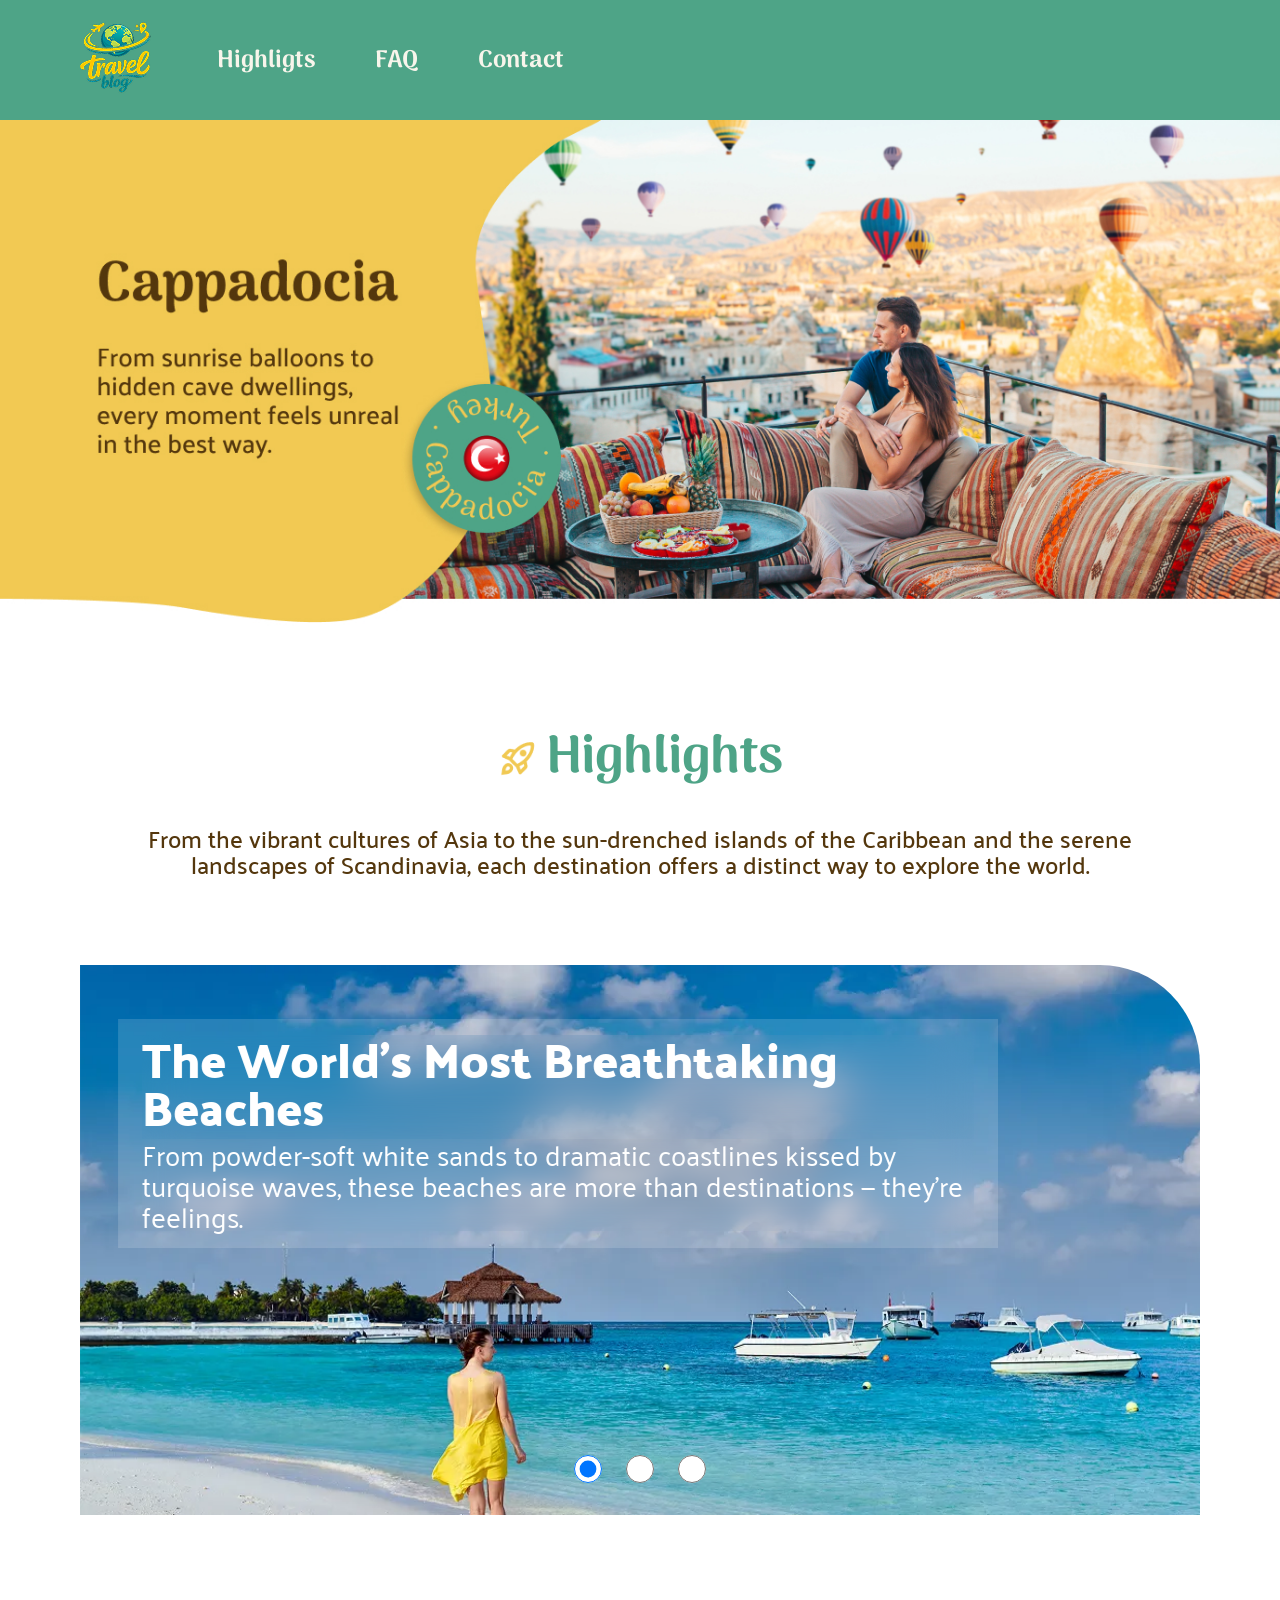
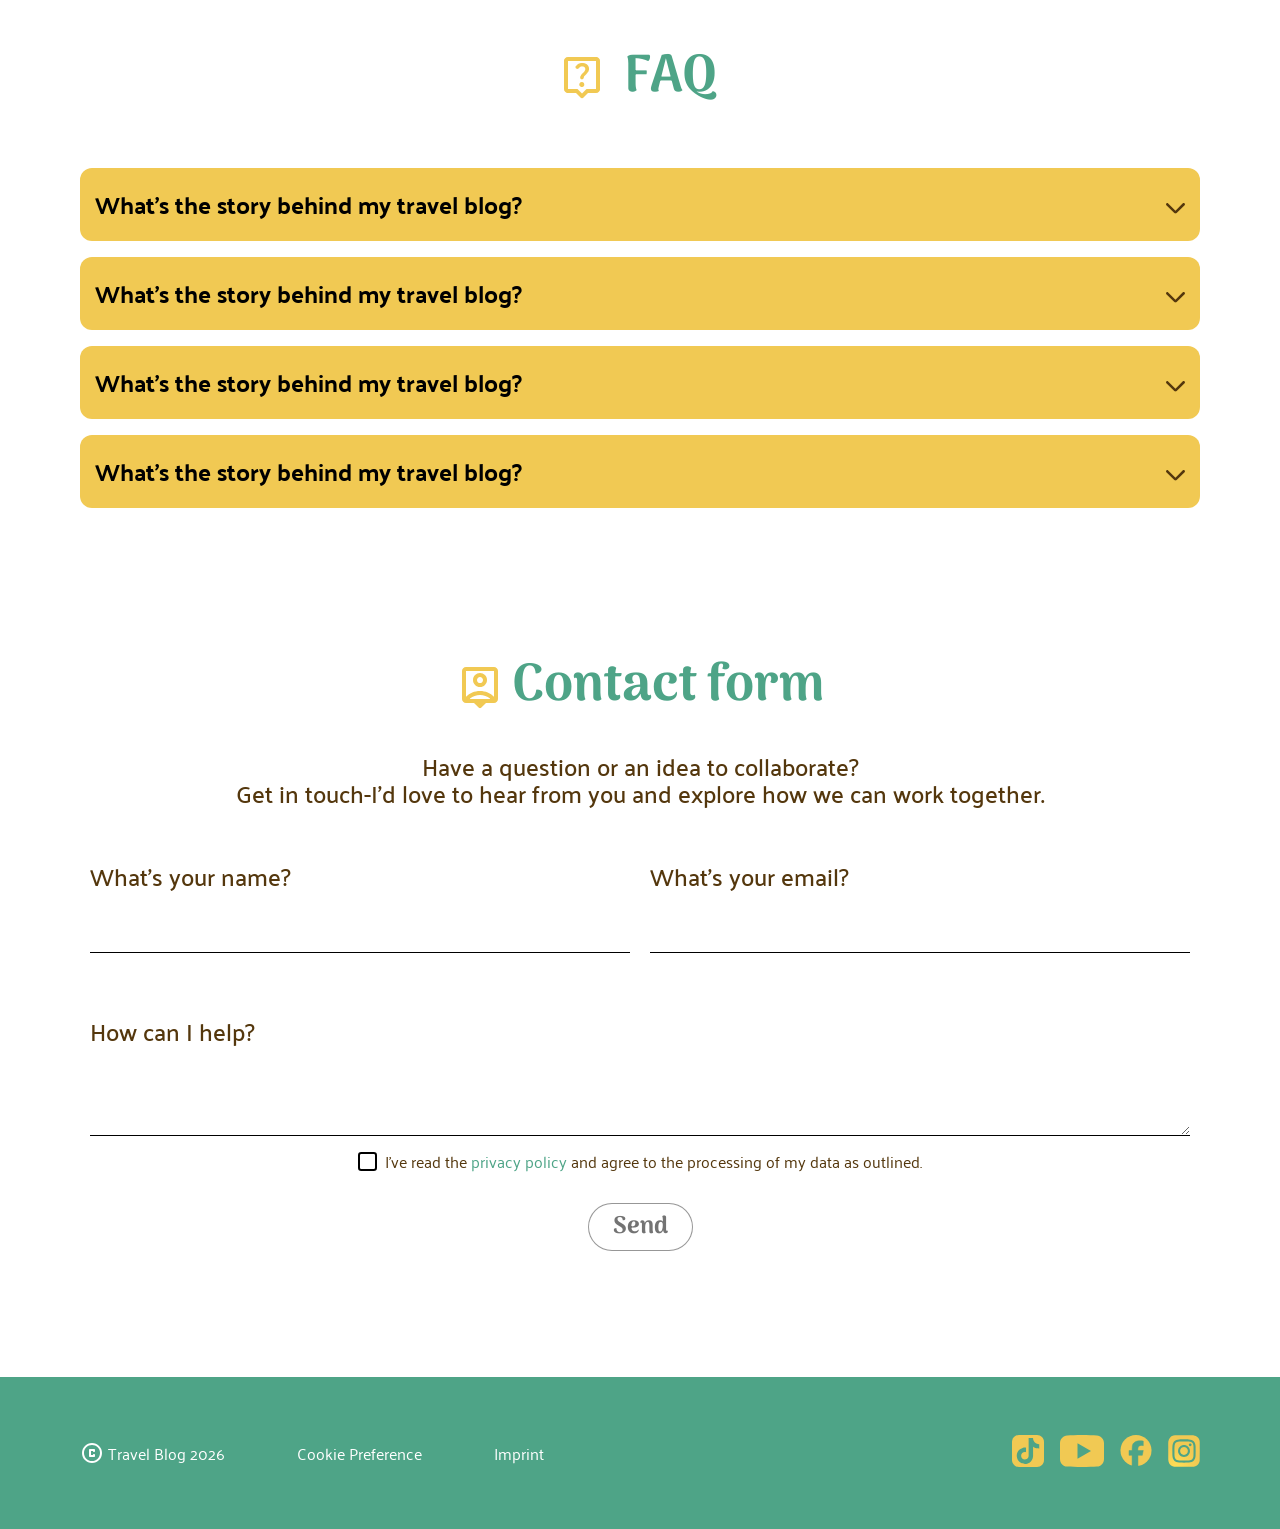
<file: index.html>
<!doctype html>
<html lang="en">

<head>
  <meta charset="UTF-8" />
  <meta name="viewport" content="width=device-width, initial-scale=1.0" />
  <link rel="icon" type="image/x-icon" href="./assets/icons/logo 03 1.png">
  <title>Blog</title>
  <link rel="stylesheet" href="./style/font-style.css" />
  <link rel="stylesheet" href="./style/animation.css">
  <link rel="stylesheet" href="./style/style.css" />
</head>

<body>
  <header id="header" class="header">
    <div class="header-bar">
      <a href="index.html">
        <img src="./assets/icons/logo 03 1.png" alt="logo-header" /></a>
      <nav class="nav-desktop">
        <div class="nav-box">
          <a href="#highligts">Highligts</a>
          <img src="./assets/icons/Vector(highlights).png" alt="underline" class="unterstrich-hover-effekt" />
        </div>
        <div class="nav-box">
          <a href="#faq">FAQ</a>
          <img src="./assets/icons/Vector  (FAQ).png" alt="underline" class="unterstrich-hover-effekt" />
        </div>

        <div class="nav-box">
          <a href="#contact">Contact</a>
          <img src="./assets/icons/Vector (contact).png" alt="underline" class="unterstrich-hover-effekt" />
        </div>
      </nav>
    </div>
  </header>
  <section class="landing-section">
    
    <!-- on hold  
    <div class="yellow"> 
      <div class="yellow-slider">
      </div>
      <div class="yellow-part">
        <img src="./assets/img/Vector 16.svg" alt="background form yellow">
      </div>
    </div>
    <div class="landing-photo">

      <img src="./assets/img/landing_photo.jpg"
        alt="Man and woman sitting on roof top, enjoying the view, many hot-air balloons in the background and visible roofs of buildings in the city">
    </div>

    <div class="heading-text">
      <h2>Cappadocia</h2>
      <p>From Sunrise balloons to hidden cave dwellings, every moment feels unreal in the best way.</p>
    </div>
    <div class="circle">
      <img src="./assets/img/Flag_orb_Turkey 1.svg" alt="icon, turkey flag" class="img-turkey">
      <img src="./assets/img/Circle.svg" alt="icon">
    </div>
   -->
  </section>
  <main>
    <section id="highligts" class="highlights">
      <div class="highlights-head">
        <div class="highlights-heading">
          <img src="./assets/icons/rocket_launch.png" alt="Rocket" />
          <h2>Highlights</h2>
        </div>
        <p>
          From the vibrant cultures of Asia to the sun-drenched islands of the
          Caribbean and the serene landscapes of Scandinavia, each destination
          offers a distinct way to explore the world.
        </p>
      </div>
      <div class="slider">
        <input type="radio" name="slider" value="Artur" checked />
        <input type="radio" name="slider" value="David" />
        <input type="radio" name="slider" value="Onur" />

        <div class="slider-wrapper">
          <div class="slider-element element-Artur">
            <a class="slider-wrapper-txt" href="./articel/david.html">
              <h3>The World’s Most Breathtaking Beaches</h3>
              <p>
                From powder-soft white sands to dramatic coastlines kissed by
                turquoise waves, these beaches are more than destinations —
                they’re feelings.
              </p>
            </a>
          </div>
          <div class="slider-element element-David">
            <a class="slider-wrapper-txt" href="./articel/artur.html">
              <h3>Copenhagen in 3 Days: Big Experiences, Smart Spending</h3>
              <p>
                Discover Copenhagen, where historic charm meets modern design,
                vibrant cycling ...
              </p>
            </a>
          </div>
          <div class="slider-element element-Onur">
            <a class="slider-wrapper-txt" href="./articel/onur.html">
              <h3>Pattaya Pulse: Food, Sun and Neon Nights</h3>
              <p>
                From bustling promenades to nearby islands, the city offers an
                energetic and diverse escape...
              </p>
            </a>
          </div>
        </div>
      </div>
    </section>
    <section id="faq" class="faq">
      <div class="faq-headline">
        <img src="./assets/icons/live_help.png" alt="question-sympol" />
        <h2>FAQ</h2>
      </div>
      <div class="details-all">
        <details>
          <summary>What’s the story behind my travel blog?</summary>
          <p>
            Lorem ipsum dolor, sit amet consectetur adipisicing elit. Quo ipsum
            consectetur aut, ipsam perferendis provident itaque. Assumenda enim,
            temporibus molestiae p
          </p>
        </details>
        <details>
          <summary>What’s the story behind my travel blog?</summary>
          <p>
            Lorem ipsum dolor, sit amet consectetur adipisicing elit. Quo ipsum
            consectetur aut, ipsam perferendis provident itaque. Assumenda enim,
            temporibus molestiae p
          </p>
        </details>
        <details>
          <summary>What’s the story behind my travel blog?</summary>
          <p>
            Lorem ipsum dolor, sit amet consectetur adipisicing elit. Quo ipsum
            consectetur aut, ipsam perferendis provident itaque. Assumenda enim,
            temporibus molestiae p
          </p>
        </details>
        <details>
          <summary>What’s the story behind my travel blog?</summary>
          <p>
            Lorem ipsum dolor, sit amet consectetur adipisicing elit. Quo ipsum
            consectetur aut, ipsam perferendis provident itaque. Assumenda enim,
            temporibus molestiae p
          </p>
        </details>
      </div>
    </section>
    <section id="contact" class="contact">
      <div class="contact-header">
        <div class="contact-heading">
          <img src="./assets/icons/person_pin.svg" />
          <h2>Contact form</h2>
        </div>
        <p>
          Have a question or an idea to collaborate?<br />Get in touch-I'd
          love to hear from you and explore how we can work together.
        </p>
      </div>
      <form>
        <div class="contact-main">
          <div class="contact-info">
            <div class="contact-details">
              <label for="name">What's your name?</label>
              <input type="text" name="name" id="name" class="form-input" />
            </div>
            <div class="contact-details">
              <label for="email">What's your email?</label>
              <input type="email" name="email" id="email" class="form-input" />
            </div>
          </div>
          <div class="contact-details">
            <label for="help">How can I help?</label>
            <textarea name="help" id="help" class="form-textarea"></textarea>
          </div>
        </div>
        <div class="contact-send">
          <div class="privacy">
            <input type="checkbox" name="accept-privacy" class="checkbox" />
            <label>
              <span>I've read the
                <a href="" target="_blank"> privacy policy </a> and agree to
                the processing of my data as outlined.</span>
            </label>
          </div>
          <button type="button" class="contact-button">
            <p>Send</p>
          </button>
        </div>
      </form>
    </section>
  </main>
  <footer>
    <div class="footer-wrapper">
      <section class="footer-left int-links">
        <div class="copyright">
          <img src="./assets/icons/copyright.svg" alt="copyright icon" />
          <p>Travel Blog 2026</p>
        </div>
        <a href="">Cookie Preference</a>
        <a href="">Imprint</a>
      </section>
      <section class="footer-right ext-links">
        <a href="https://tiktok.com" target="_blank"><img src="./assets/icons/Tiktok_icon.svg" alt="TikTok icon" /></a>
        <a href="https://youtube.com" target="_blank"><img src="./assets/icons/youtube_icon.svg" alt="Youtube icon"
            class="youtube-img" /></a>
        <a href="https://facebook.com" target="_blank"><img src="./assets/icons/facebook_icon.svg"
            alt="Facebook icon" /></a>
        <a href="https://instagram.com" target="_blank"><img src="./assets/icons/instagram_icon.svg"
            alt="instagram icon" /></a>
      </section>
    </div>
  </footer>
  <nav class="icon-bar">
    <div class="links">
      <a href="#header"><img src="./assets/icons/home-footer(handy).png" alt="Home icon" /></a>
      <a href="#highligts"><img src="./assets/icons/rocket_launch - footer(handy).png" alt="Rocket (highlights)" /></a>
      <a href="#faq"><img src="./assets/icons/live_help-footer(handy).png" alt="live help symbol (FAQ)" /></a>
      <a href="#contact"><img src="./assets/icons/person_pin (handy).png" alt="person pic (contact)" /></a>
    </div>
  </nav>
</body>

</html>
</file>
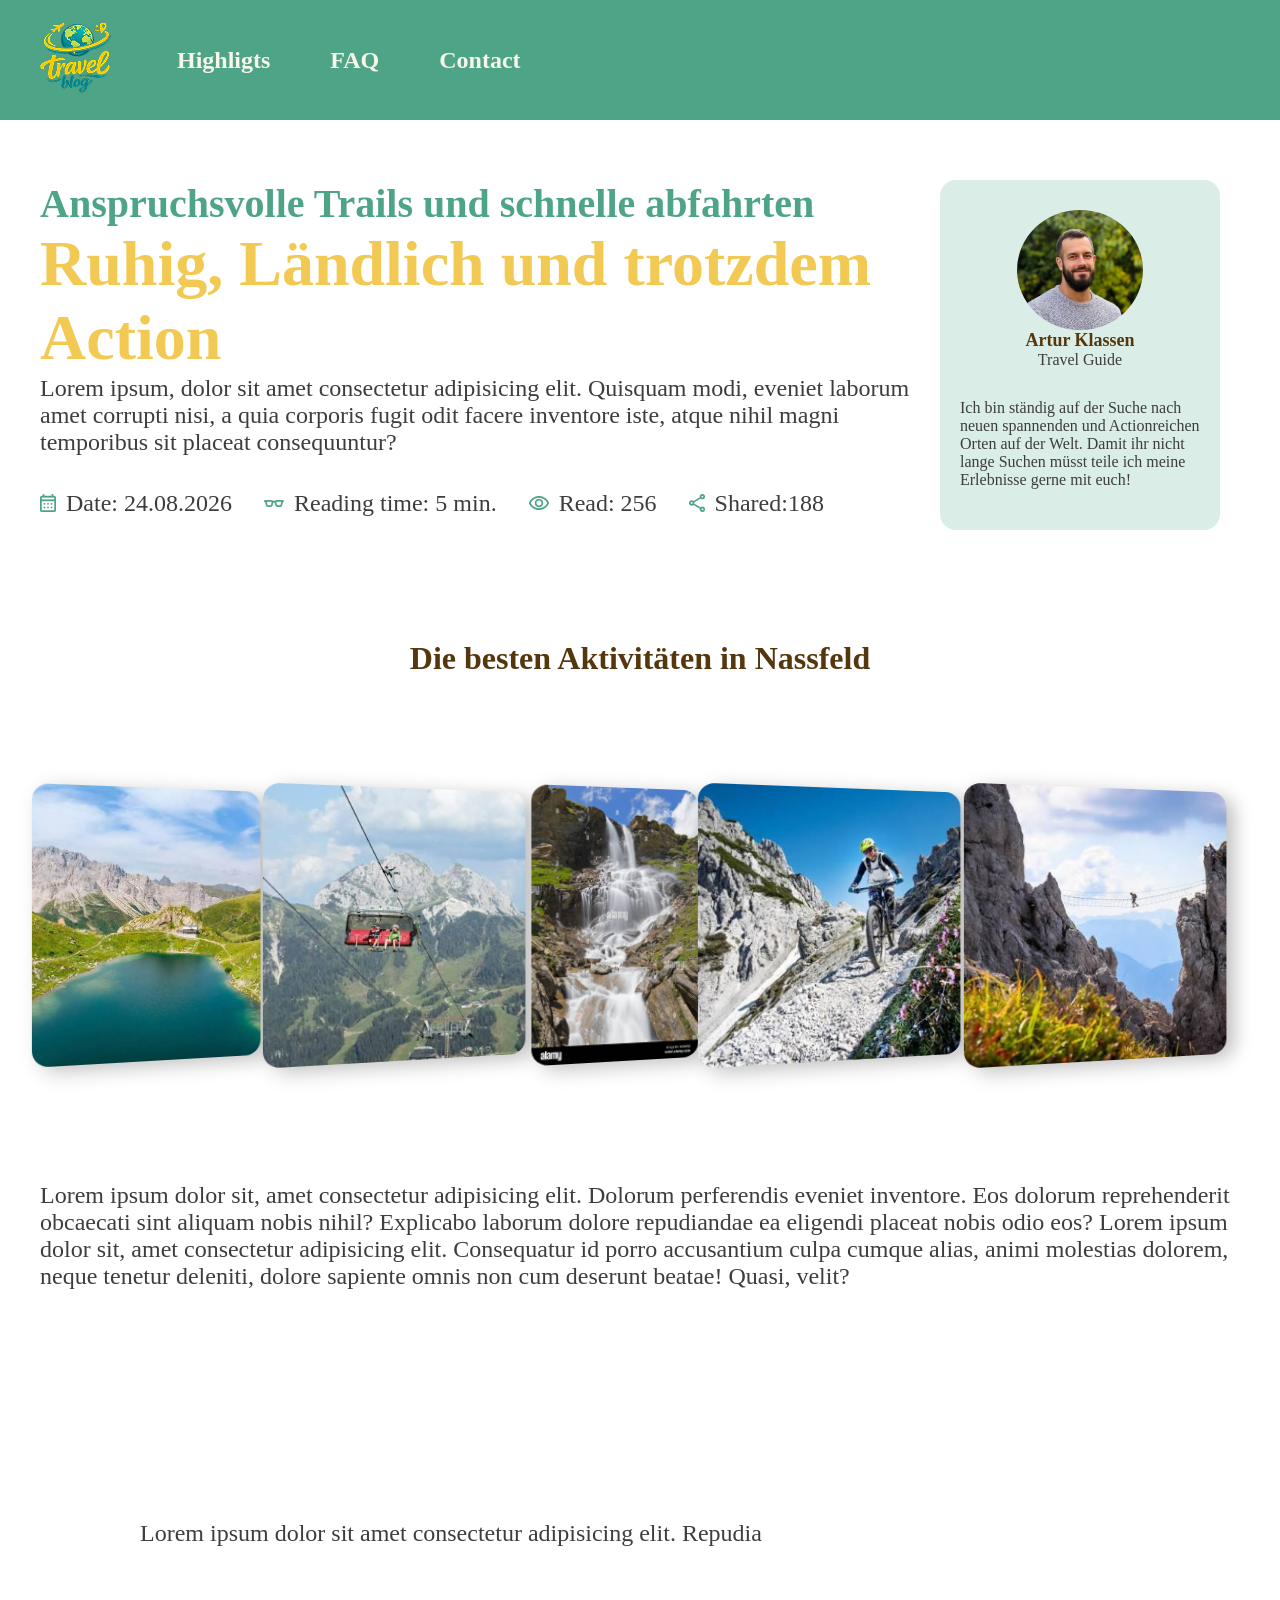
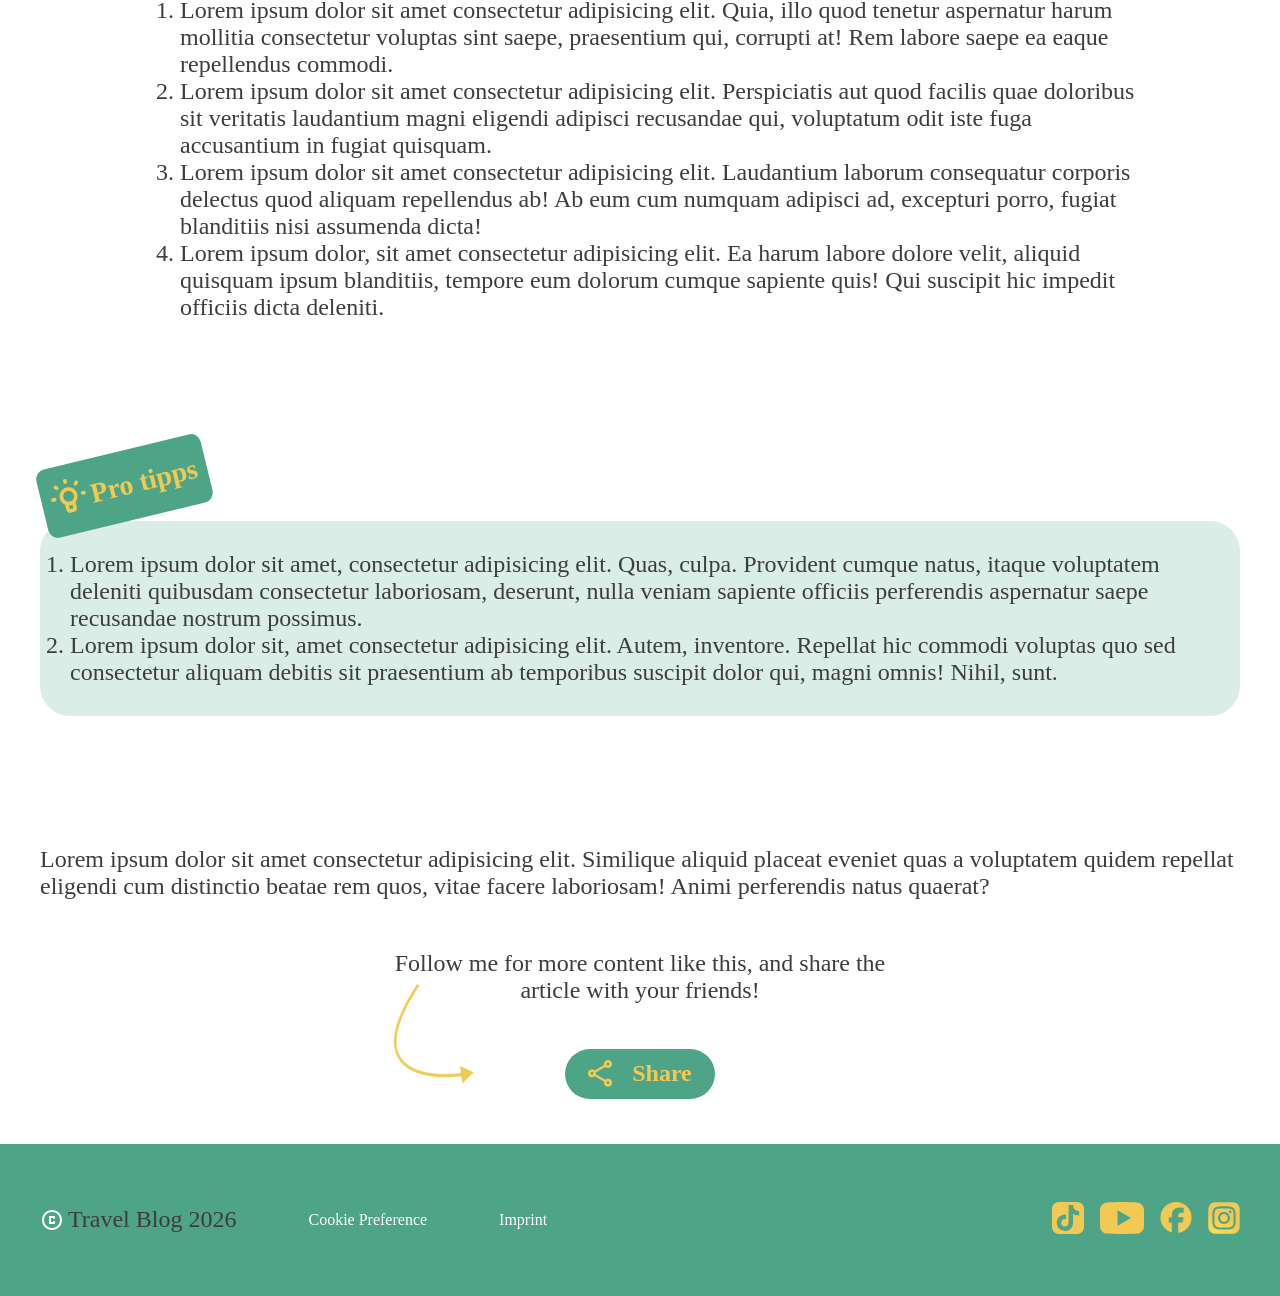
<file: articel/artur.html>
<!DOCTYPE html>
<html lang="en">

<link rel="stylesheet" href="../style/artur.css">
<link rel="fonts" href="../style/font-style.css">

<head>
    <meta charset="UTF-8">
    <meta name="viewport" content="width=device-width, initial-scale=1.0">
    <title>Artur´s Travelblog</title>
    <link rel="icon" type="image/x-icon" href="../assets/icons/logo 03 1.png">
    <link rel="stylesheet" href="../style/artur.css">
</head>

<body>
    <header>
        <div class="header-bar">
            <a href="../index.html">
                <img src="../assets/icons/logo 03 1.png" alt="logo-header" /></a>
            <nav class="nav-desktop">
                <div class="nav-box">
                    <a href="../index.html#highligts">Highligts</a>
                    <img src="../assets/icons/Vector(highlights).png" alt="underline"
                        class="unterstrich-hover-effekt" />
                </div>

                <div class="nav-box">
                    <a href="../index.html#faq">FAQ</a>
                    <img src="../assets/icons/Vector  (FAQ).png" alt="underline" class="unterstrich-hover-effekt" />
                </div>

                <div class="nav-box">
                    <a href="../index.html#contact">Contact</a>
                    <img src="../assets/icons/Vector (contact).png" alt="underline" class="unterstrich-hover-effekt" />
                </div>
            </nav>
        </div>
    </header>
    <main>
        <section class="headline">
            <section class="head">

                <div class="head-text">
                    <h2>Anspruchsvolle Trails und schnelle abfahrten</h2>
                    <h1>Ruhig, Ländlich und trotzdem Action</h1>
                    <p>Lorem ipsum, dolor sit amet consectetur adipisicing elit. Quisquam modi, eveniet laborum amet
                        corrupti nisi, a quia corporis fugit odit facere inventore iste, atque nihil magni temporibus
                        sit
                        placeat consequuntur?</p>
                </div>
                <section class="statistik">
                    <div class="articel-date">
                        <img src="../assets/icons/calendar_month.png" alt="calendar_month-icon">
                        <p>Date: 24.08.2026</p>
                    </div>
                    <div>
                        <img src="../assets/icons/eyeglasses_2.png" alt="eyeglaces">
                        <p>Reading time: 5 min.</p>
                    </div>
                    <div>
                        <img src="../assets/icons/visibility.png" alt="eye">
                        <p>Read: 256</p>
                    </div>
                    <div>
                        <img src="../assets/icons/share-green.png" alt="share-symbol">
                        <p>Shared:188</p>
                    </div>
                </section>
            </section>
            <section class="card">
                <img src="../assets/img/Artur.png" alt="pic-from-artur">
                <h3 class="card-headline">Artur Klassen</h3>
                <p class="card-function">Travel Guide</p>
                <p class="card-text">Ich bin ständig auf der Suche nach neuen spannenden und Actionreichen Orten auf der
                    Welt. Damit ihr nicht lange Suchen müsst teile ich meine Erlebnisse gerne mit euch!</p>
            </section>
        </section>
        <section class="main-content">
            <h2>Die besten Aktivitäten in Nassfeld</h2>
            <section class="slider-res">
                <input type="radio" name="slider-responsive" value="one" checked>
                <input type="radio" name="slider-responsive" value="two">
                <input type="radio" name="slider-responsive" value="three">
                <input type="radio" name="slider-responsive" value="four">
                <input type="radio" name="slider-responsive" value="five">
                <section class="slider">
                    <div class="slider-element element-one"><img src="../assets/img/a1.jpg" alt="Landschaft1"></div>
                    <div class="slider-element element-two"><img src="../assets/img/a2.jpg" alt="Landschaft2"></div>
                    <div class="slider-element element-three"><img src="../assets/img/a3.jpg" alt="Landschaft3"></div>
                    <div class="slider-element element-four"><img src="../assets/img/a4.jpg" alt="Bild mir Fahrrad">
                    </div>
                    <div class="slider-element element-five"><img src="../assets/img/a5.jpg"
                            alt="Bild Klettern in den Bergen"></div>
                </section>
            </section>
            <section class="text-slider">
                <P>Lorem ipsum dolor sit, amet consectetur adipisicing elit. Dolorum perferendis eveniet inventore. Eos
                    dolorum reprehenderit obcaecati sint aliquam nobis nihil? Explicabo laborum dolore repudiandae ea
                    eligendi placeat nobis odio eos? Lorem ipsum dolor sit, amet consectetur adipisicing elit.
                    Consequatur
                    id porro accusantium culpa cumque alias, animi molestias dolorem, neque tenetur deleniti, dolore
                    sapiente omnis non cum deserunt beatae! Quasi, velit?</P>
            </section>
            <section class="text-list">
                <P>Lorem ipsum dolor sit amet consectetur adipisicing elit. Repudia</P>
                <ol>
                    <li>
                        Lorem ipsum dolor sit amet consectetur adipisicing elit. Quia, illo quod tenetur aspernatur
                        harum
                        mollitia consectetur voluptas sint saepe, praesentium qui, corrupti at! Rem labore saepe ea
                        eaque
                        repellendus commodi.
                    </li>
                    <li>
                        Lorem ipsum dolor sit amet consectetur adipisicing elit. Perspiciatis aut quod facilis quae
                        doloribus sit veritatis laudantium magni eligendi adipisci recusandae qui, voluptatum odit iste
                        fuga
                        accusantium in fugiat quisquam.
                    </li>
                    <li>
                        Lorem ipsum dolor sit amet consectetur adipisicing elit. Laudantium laborum consequatur corporis
                        delectus quod aliquam repellendus ab! Ab eum cum numquam adipisci ad, excepturi porro, fugiat
                        blanditiis nisi assumenda dicta!
                    </li>
                    <li>
                        Lorem ipsum dolor, sit amet consectetur adipisicing elit. Ea harum labore dolore velit, aliquid
                        quisquam ipsum blanditiis, tempore eum dolorum cumque sapiente quis! Qui suscipit hic impedit
                        officiis dicta deleniti.
                    </li>

                </ol>
            </section>
            <section class="pro-list">
                <div class="pro-tipp">
                    <img src="../assets/icons/glühbirne_tipps.svg" alt="glühbirne">
                    <p>Pro tipps</p>

                </div>
                <ol>
                    <li>
                        Lorem ipsum dolor sit amet, consectetur adipisicing elit. Quas, culpa. Provident cumque natus,
                        itaque voluptatem deleniti quibusdam consectetur laboriosam, deserunt, nulla veniam sapiente
                        officiis perferendis aspernatur saepe recusandae nostrum possimus.
                    </li>
                    <li>
                        Lorem ipsum dolor sit, amet consectetur adipisicing elit. Autem, inventore. Repellat hic commodi
                        voluptas quo sed consectetur aliquam debitis sit praesentium ab temporibus suscipit dolor qui,
                        magni
                        omnis! Nihil, sunt.
                    </li>

                </ol>
            </section>
            <section class="end-text">
                <p>Lorem ipsum dolor sit amet consectetur adipisicing elit. Similique aliquid placeat eveniet quas a
                    voluptatem quidem repellat eligendi cum distinctio beatae rem quos, vitae facere laboriosam! Animi
                    perferendis natus quaerat?</p>
            </section>
            <section class="share-text">
                <img src="../assets/icons/gelber pfeil.png" alt="yellow-arrow">
                <p>Follow me for more content like this, and share the article with your friends!</p>

                <section class="share-link">

                    <div class="bottum">
                        <div class="bottum-1 ">
                            <input type="checkbox" class="checkbox">
                            <img src="../assets/icons/share-yellow.png" alt="share-symbol"> Share
                        </div>
                        <div class="bottum-trans ">
                            <!-- <div class="bottum-trans-klick"> -->
                            <!-- <p>Share</p> -->
                            <!-- </div> -->
                            <div class="bottum-trans-share">
                                <img src="../assets/icons/share-green.png" alt="share-symbol">
                                <div class="bottum-trans-link">
                                    <a href="https://de.linkedin.com" target="_blank">LinkedIn</a>
                                    <a href="https://www.whatsapp.com/?lang=de" target="_blank">WhatsApp</a>
                                </div>
                            </div>
                        </div>

                    </div>

                </section>
            </section>
        </section>
    </main>
    <footer>
        <div class="footer-wrapper">
            <section class="footer-left int-links">
                <div class="copyright">
                    <img src="../assets/icons/copyright.svg" alt="copyright icon" />
                    <p>Travel Blog 2026</p>
                </div>
                <a href="">Cookie Preference</a>
                <a href="">Imprint</a>
            </section>
            <section class="footer-right ext-links">
                <a href="https://tiktok.com" target="_blank"><img src="../assets/icons/Tiktok_icon.svg"
                        alt="TikTok icon" /></a>
                <a href="https://youtube.com" target="_blank"><img src="../assets/icons/youtube_icon.svg"
                        alt="Youtube icon" class="youtube-img" /></a>
                <a href="https://facebook.com" target="_blank"><img src="../assets/icons/facebook_icon.svg"
                        alt="Facebook icon" /></a>
                <a href="https://instagram.com" target="_blank"><img src="../assets/icons/instagram_icon.svg"
                        alt="instagram icon" /></a>
            </section>
        </div>
    </footer>
    <nav class="icon-bar">
        <div class="links">
            <a href="../index.html#header"><img src="../assets/icons/home-footer(handy).png" alt="Home icon" /></a>
            <a href="../index.html#highligts"><img src="../assets/icons/rocket_launch - footer(handy).png"
                    alt="Rocket (highlights)" /></a>
            <a href="../index.html#faq"><img src="../assets/icons/live_help-footer(handy).png" alt="live help symbol (FAQ)" /></a>
            <a href="../index.html#contact"><img src="../assets/icons/person_pin (handy).png" alt="person pic (contact)" /></a>
        </div>
    </nav>
</body>

</html>
</file>
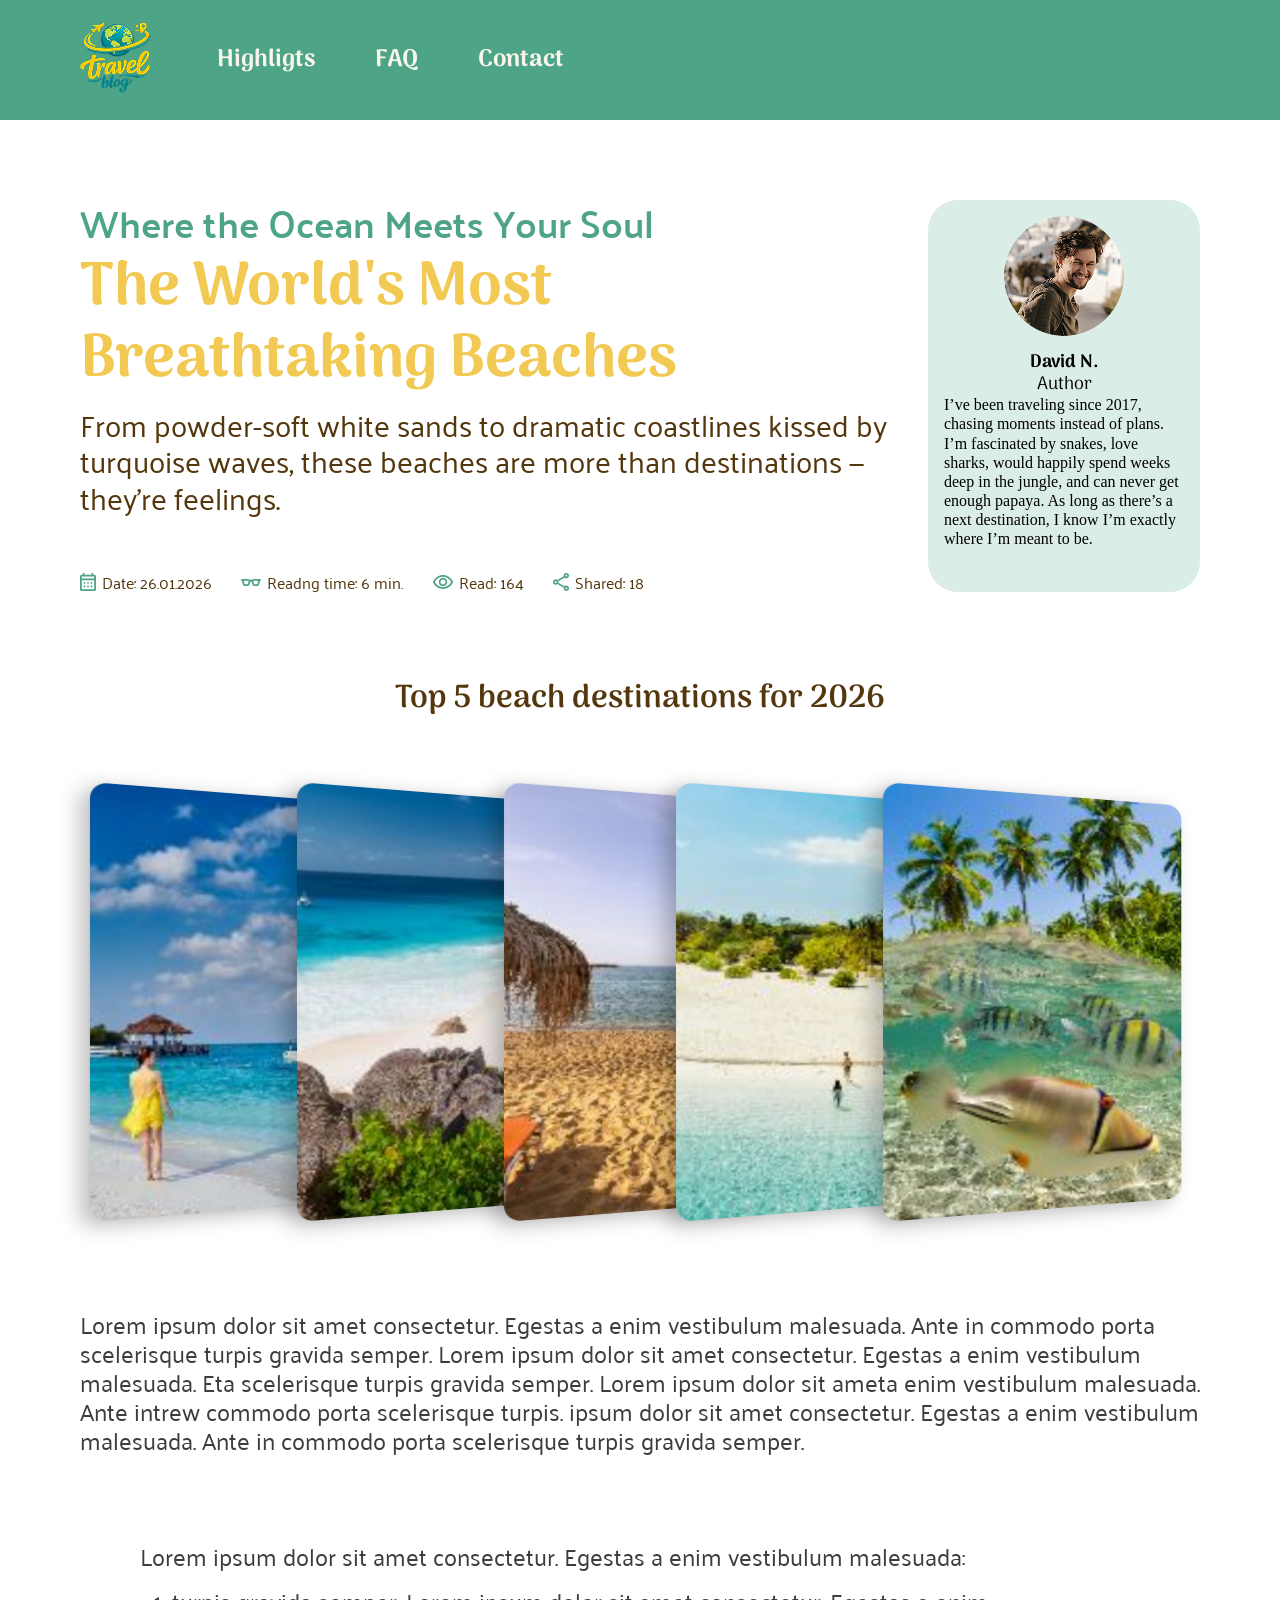
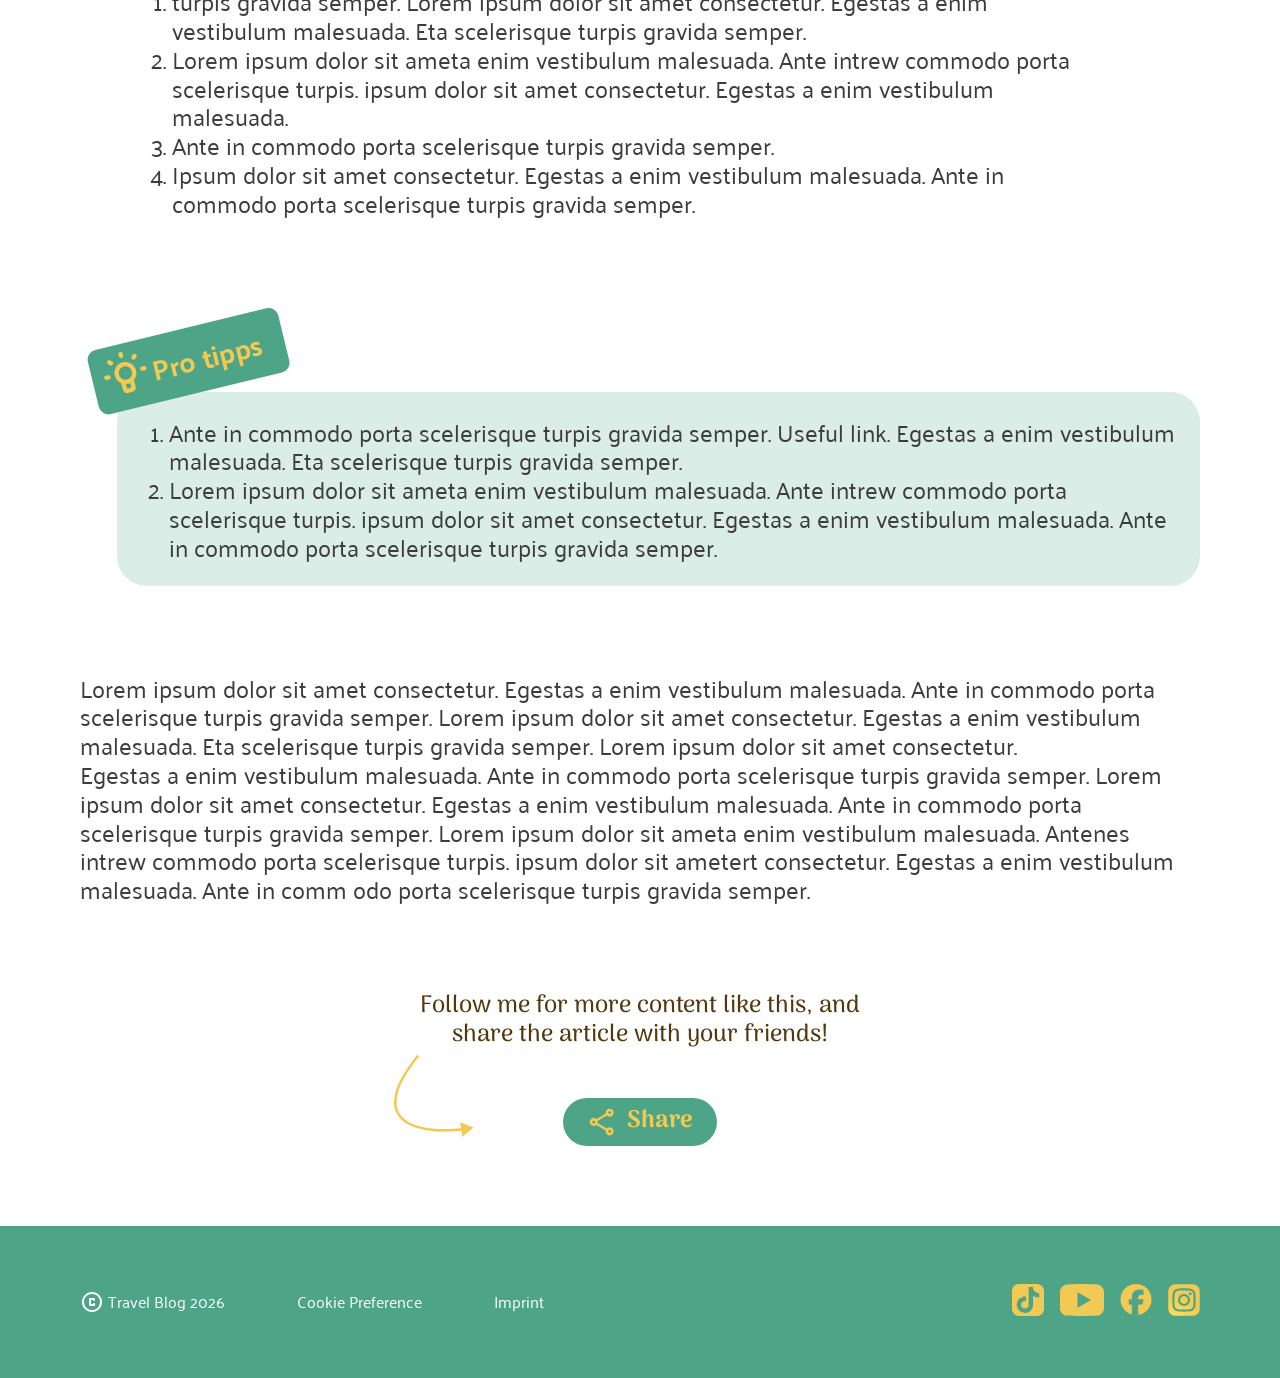
<file: articel/david.html>
<!DOCTYPE html>
<html lang="en">

<head>
    <meta charset="UTF-8">
    <meta name="viewport" content="width=device-width, initial-scale=1.0">
    <title>David's Travel Blog</title>
    <link rel="icon" type="image/x-icon" href="../assets/icons/logo 03 1.png">
    <link rel="stylesheet" href="../style/david.css">
    <link rel="stylesheet" href="../style/font-style.css">
</head>

<body>
    <header id="header" class="header">
        <div class="header-bar">
            <a href="../index.html">
                <img src="../assets/icons/logo 03 1.png" alt="logo-header" /></a>
            <nav class="nav-desktop">
                <div class="nav-box">
                    <a href="../index.html#highligts">Highligts</a>
                    <img src="../assets/icons/Vector(highlights).png" alt="underline"
                        class="unterstrich-hover-effekt" />
                </div>

                <div class="nav-box">
                    <a href="../index.html#faq">FAQ</a>
                    <img src="../assets/icons/Vector  (FAQ).png" alt="underline" class="unterstrich-hover-effekt" />
                </div>

                <div class="nav-box">
                    <a href="../index.html#contact">Contact</a>
                    <img src="../assets/icons/Vector (contact).png" alt="underline" class="unterstrich-hover-effekt" />
                </div>
            </nav>
        </div>
    </header>
    <main>
        <article>
            <section class="landing-section">
                <section class="intro">
                    <div class="intro-main">
                        <div class="headings">
                            <h1>Where the Ocean Meets Your Soul</h1>
                            <h2>The World's Most Breathtaking Beaches</h2>
                        </div>
                        <p>
                            From powder-soft white sands to dramatic coastlines kissed
                            by turquoise waves, these beaches are more than destinations —
                            they're feelings.
                        </p>
                    </div>
                    <section class="intro-info">
                        <div class="info img1"><img src="../assets/icons/calendar_02.svg" alt="icon">
                            <p>Date: 26.01.2026</p>
                        </div>
                        <div class="info img2"><img src="../assets/icons/reading_time_02.svg" alt="icon">
                            <p>Readng time: 6 min.</p>
                        </div>
                        <div class="info img3"><img src="../assets/icons/Read_02.svg" alt="icon">
                            <p>Read: 164</p>
                        </div>
                        <div class="info img4"><img src="../assets/icons/shared_02.svg" alt="icon">
                            <p>Shared: 18</p>
                        </div>
                    </section>
                </section>
                <aside>
                    <img src="../assets/img/Property 1=men.jpg" alt="A picture of the Author, white male, brown hair">
                    <div class="Author">
                        <div class="author-info">
                            <h4>David N.</h4>
                            <p>Author</p>
                        </div>
                        <p>I’ve been traveling since 2017, chasing moments instead of plans.
                            I’m fascinated by snakes, love sharks, would happily spend weeks deep in the jungle, and can
                            never
                            get enough papaya. As long as there’s a next destination, I know I’m exactly where I’m meant
                            to
                            be.
                        </p>
                    </div>
                </aside>
            </section>
            <section class="destinations">
                <h2>
                    Top 5 beach destinations for 2026
                </h2>
                <section aria-label="Beach picture gallery" class="carousel">
                    <div class="carousel-wrapper">
                        <div class="inputs">
                            <input type="radio" name="slider" value="slider-one" class="radio-one input" checked>
                            <input type="radio" name="slider" value="slider-two" class="radio-two input">
                            <input type="radio" name="slider" value="slider-three" class="radio-three input">
                            <input type="radio" name="slider" value="slider-four" class="radio-four input">
                            <input type="radio" name="slider" value="slider-five" class="radio-five input">
                        </div>
                        <div class="elements">
                            <figure class="carousel-element one"><img src="../assets/img/beach1.jpeg"
                                    alt="Picture of a beach, woman in yellow dress, boats on the ocean"></figure>
                            <figure class="carousel-element two"><img src="../assets/img/beach2.jpeg"
                                    alt="Picture of a beach, white sand strand surrounded by rocks. light blue ocean">
                            </figure>
                            <figure class="carousel-element three"><img src="../assets/img/beach3.jpeg"
                                    alt="Picture of a beach, yellow sand, beach loungers"></figure>
                            <figure class="carousel-element four"><img src="../assets/img/beach4.jpeg"
                                    alt="Picture of a beach and sandbank, surrounded by ocean, 2 people entering or leaving the ocean ">
                            </figure>
                            <figure class="carousel-element five"><img src="../assets/img/beach5.jpeg"
                                    alt="Underwater picture of a beach, swarm of yellow/black striped fish, Palm trees in background.">
                            </figure>
                        </div>
                    </div>
                </section>
            </section>
            <div class="paragraph">
                <p>
                    Lorem ipsum dolor sit amet consectetur. Egestas a enim vestibulum malesuada. Ante in commodo
                    porta
                    scelerisque turpis gravida semper. Lorem ipsum dolor sit amet consectetur. Egestas a enim
                    vestibulum
                    malesuada. Eta scelerisque turpis gravida semper. Lorem ipsum dolor sit ameta enim vestibulum
                    malesuada.
                    Ante intrew commodo porta scelerisque turpis. ipsum dolor sit amet consectetur. Egestas a enim
                    vestibulum
                    malesuada. Ante in commodo porta scelerisque turpis gravida semper.
                </p>
            </div>
            <section class="beach-features">
                <h3>Lorem ipsum dolor sit amet consectetur. Egestas a enim vestibulum malesuada:</h3>
                <ol>
                    <li>
                        turpis gravida semper. Lorem ipsum dolor sit amet consectetur. Egestas a enim vestibulum
                        malesuada. Eta scelerisque turpis gravida semper.
                    </li>
                    <li>
                        Lorem ipsum dolor sit ameta enim vestibulum malesuada. Ante intrew commodo porta scelerisque
                        turpis. ipsum dolor sit amet consectetur. Egestas a enim vestibulum malesuada.
                    </li>
                    <li>
                        Ante in commodo porta scelerisque turpis gravida semper.
                    </li>
                    <li>
                        Ipsum dolor sit amet consectetur. Egestas a enim vestibulum malesuada. Ante in commodo porta
                        scelerisque turpis gravida semper.
                    </li>
                </ol>
            </section>
            <section class="tipps">
                <div class="banner">
                    <img src="../assets/icons/glühbirne_tipps.svg" alt="icon">
                    <h3>Pro tipps</h3>
                </div>
                <div class="list-box">
                    <ol>
                        <li>Ante in commodo porta scelerisque turpis gravida semper. Useful link. Egestas a enim
                            vestibulum malesuada. Eta scelerisque turpis gravida semper. </li>
                        <li>Lorem ipsum dolor sit ameta enim vestibulum malesuada. Ante intrew commodo porta
                            scelerisque
                            turpis. ipsum dolor sit amet consectetur. Egestas a enim vestibulum malesuada. Ante in
                            commodo porta scelerisque turpis gravida semper. </li>
                    </ol>
                </div>
            </section>
            <div class="paragraph">
                <p>Lorem ipsum dolor sit amet consectetur. Egestas a enim vestibulum malesuada. Ante in commodo
                    porta
                    scelerisque turpis gravida semper. Lorem ipsum dolor sit amet consectetur. Egestas a enim
                    vestibulum
                    malesuada. Eta scelerisque turpis gravida semper. Lorem ipsum dolor sit amet consectetur. </p>
                <p>Egestas a enim vestibulum malesuada. Ante in commodo porta scelerisque turpis gravida semper.
                    Lorem
                    ipsum dolor sit amet consectetur. Egestas a enim vestibulum malesuada. Ante in commodo porta
                    scelerisque turpis gravida semper. Lorem ipsum dolor sit ameta enim vestibulum malesuada.
                    Antenes
                    intrew commodo porta scelerisque turpis. ipsum dolor sit ametert consectetur. Egestas a enim
                    vestibulum malesuada. Ante in comm odo porta scelerisque turpis gravida semper. </p>
            </div>
            <section class="share">
                <img src="../assets/icons/schare-pfeil.svg" alt="icon">
                <p>Follow me for more content like this, and <br> share the article with your friends!</p>
                <div class="share-button-all">
                    <label class="share-button">
                        <input type="checkbox" class="checkbox">
                        <img src="../assets/icons/share_yellow.svg" alt="icon">
                        <span>Share</span>
                    </label>
                    <div class="button-extra">
                        <img src="../assets/icons/share_green.svg" alt="icon">
                        <div class="button-links">
                            <a href="https:\\linkedin.com" target="_blank">LinkedIn</a>
                            <a href="https:\\whatsApp.com" target="_blank">WhatsApp</a>
                        </div>
                    </div>
                </div>
            </section>
        </article>
    </main>
    <footer>
        <div class="footer-wrapper">
            <section class="footer-left int-links">
                <div class="copyright">
                    <img src="../assets/icons/copyright.svg" alt="copyright icon" />
                    <p>Travel Blog 2026</p>
                </div>
                <a href="">Cookie Preference</a>
                <a href="">Imprint</a>
            </section>
            <section class="footer-right ext-links">
                <a href="https://tiktok.com" target="_blank"><img src="../assets/icons/Tiktok_icon.svg"
                        alt="TikTok icon" /></a>
                <a href="https://youtube.com" target="_blank"><img src="../assets/icons/youtube_icon.svg"
                        alt="Youtube icon" class="youtube-img" /></a>
                <a href="https://facebook.com" target="_blank"><img src="../assets/icons/facebook_icon.svg"
                        alt="Facebook icon" /></a>
                <a href="https://instagram.com" target="_blank"><img src="../assets/icons/instagram_icon.svg"
                        alt="instagram icon" /></a>
            </section>
        </div>
    </footer>
    <nav class="icon-bar">
        <div class="links">
            <a href="../index.html#header"><img src="../assets/icons/home-footer(handy).png" alt="Home icon" /></a>
            <a href="../index.html#highligts"><img src="../assets/icons/rocket_launch - footer(handy).png"
                    alt="Rocket (highlights)" /></a>
            <a href="../index.html#faq"><img src="../assets/icons/live_help-footer(handy).png"
                    alt="live help symbol (FAQ)" /></a>
            <a href="../index.html#contact"><img src="../assets/icons/person_pin (handy).png"
                    alt="person pic (contact)" /></a>
        </div>
    </nav>
</body>

</html>
</file>
<file: style/font-style.css>
/* arima-regular - latin */
@font-face {
  font-display: swap; /* Check https://developer.mozilla.org/en-US/docs/Web/CSS/@font-face/font-display for other options. */
  font-family: 'Arima';
  font-style: normal;
  font-weight: 400;
  src: url('../assets/fonts/arima-v7-latin-regular.woff2') format('woff2'); /* Chrome 36+, Opera 23+, Firefox 39+, Safari 12+, iOS 10+ */
}
/* arima-500 - latin */
@font-face {
  font-display: swap; /* Check https://developer.mozilla.org/en-US/docs/Web/CSS/@font-face/font-display for other options. */
  font-family: 'Arima';
  font-style: normal;
  font-weight: 500;
  src: url('../assets/fonts/arima-v7-latin-500.woff2') format('woff2'); /* Chrome 36+, Opera 23+, Firefox 39+, Safari 12+, iOS 10+ */
}
/* arima-600 - latin */
@font-face {
  font-display: swap; /* Check https://developer.mozilla.org/en-US/docs/Web/CSS/@font-face/font-display for other options. */
  font-family: 'Arima';
  font-style: normal;
  font-weight: 600;
  src: url('../assets/fonts/arima-v7-latin-600.woff2') format('woff2'); /* Chrome 36+, Opera 23+, Firefox 39+, Safari 12+, iOS 10+ */
}
/* arima-700 - latin */
@font-face {
  font-display: swap; /* Check https://developer.mozilla.org/en-US/docs/Web/CSS/@font-face/font-display for other options. */
  font-family: 'Arima';
  font-style: normal;
  font-weight: 700;
  src: url('../assets/fonts/arima-v7-latin-700.woff2') format('woff2'); /* Chrome 36+, Opera 23+, Firefox 39+, Safari 12+, iOS 10+ */
}

/* ============================================ */

/* palanquin-regular - latin */
@font-face {
  font-display: swap; /* Check https://developer.mozilla.org/en-US/docs/Web/CSS/@font-face/font-display for other options. */
  font-family: 'Palanquin';
  font-style: normal;
  font-weight: 400;
  src: url('../assets/fonts/palanquin-v17-latin-regular.woff2') format('woff2'); /* Chrome 36+, Opera 23+, Firefox 39+, Safari 12+, iOS 10+ */
}
/* palanquin-500 - latin */
@font-face {
  font-display: swap; /* Check https://developer.mozilla.org/en-US/docs/Web/CSS/@font-face/font-display for other options. */
  font-family: 'Palanquin';
  font-style: normal;
  font-weight: 500;
  src: url('../assets/fonts/palanquin-v17-latin-500.woff2') format('woff2'); /* Chrome 36+, Opera 23+, Firefox 39+, Safari 12+, iOS 10+ */
}
/* palanquin-600 - latin */
@font-face {
  font-display: swap; /* Check https://developer.mozilla.org/en-US/docs/Web/CSS/@font-face/font-display for other options. */
  font-family: 'Palanquin';
  font-style: normal;
  font-weight: 600;
  src: url('../assets/fonts/palanquin-v17-latin-600.woff2') format('woff2'); /* Chrome 36+, Opera 23+, Firefox 39+, Safari 12+, iOS 10+ */
}
/* palanquin-700 - latin */
@font-face {
  font-display: swap; /* Check https://developer.mozilla.org/en-US/docs/Web/CSS/@font-face/font-display for other options. */
  font-family: 'Palanquin';
  font-style: normal;
  font-weight: 700;
  src: url('../assets/fonts/palanquin-v17-latin-700.woff2') format('woff2'); /* Chrome 36+, Opera 23+, Firefox 39+, Safari 12+, iOS 10+ */
}

/* ================================ */

/* palanquin-dark-regular - latin */
@font-face {
  font-display: swap; /* Check https://developer.mozilla.org/en-US/docs/Web/CSS/@font-face/font-display for other options. */
  font-family: 'Palanquin Dark';
  font-style: normal;
  font-weight: 400;
  src: url('../assets/fonts/palanquin-dark-v17-latin-regular.woff2') format('woff2'); /* Chrome 36+, Opera 23+, Firefox 39+, Safari 12+, iOS 10+ */
}
/* palanquin-dark-600 - latin */
@font-face {
  font-display: swap; /* Check https://developer.mozilla.org/en-US/docs/Web/CSS/@font-face/font-display for other options. */
  font-family: 'Palanquin Dark';
  font-style: normal;
  font-weight: 600;
  src: url('../assets/fonts/palanquin-dark-v17-latin-600.woff2') format('woff2'); /* Chrome 36+, Opera 23+, Firefox 39+, Safari 12+, iOS 10+ */
}

/* ================================ */

/* roboto-mono-regular - latin */
@font-face {
  font-display: swap; /* Check https://developer.mozilla.org/en-US/docs/Web/CSS/@font-face/font-display for other options. */
  font-family: 'Roboto Mono';
  font-style: normal;
  font-weight: 400;
  src: url('../assets/fonts/roboto-mono-v31-latin-regular.woff2') format('woff2'); /* Chrome 36+, Opera 23+, Firefox 39+, Safari 12+, iOS 10+ */
}
/* roboto-mono-500 - latin */
@font-face {
  font-display: swap; /* Check https://developer.mozilla.org/en-US/docs/Web/CSS/@font-face/font-display for other options. */
  font-family: 'Roboto Mono';
  font-style: normal;
  font-weight: 500;
  src: url('../assets/fonts/roboto-mono-v31-latin-500.woff2') format('woff2'); /* Chrome 36+, Opera 23+, Firefox 39+, Safari 12+, iOS 10+ */
}
/* roboto-mono-600 - latin */
@font-face {
  font-display: swap; /* Check https://developer.mozilla.org/en-US/docs/Web/CSS/@font-face/font-display for other options. */
  font-family: 'Roboto Mono';
  font-style: normal;
  font-weight: 600;
  src: url('../assets/fonts/roboto-mono-v31-latin-600.woff2') format('woff2'); /* Chrome 36+, Opera 23+, Firefox 39+, Safari 12+, iOS 10+ */
}
/* roboto-mono-700 - latin */
@font-face {
  font-display: swap; /* Check https://developer.mozilla.org/en-US/docs/Web/CSS/@font-face/font-display for other options. */
  font-family: 'Roboto Mono';
  font-style: normal;
  font-weight: 700;
  src: url('../assets/fonts/roboto-mono-v31-latin-700.woff2') format('woff2'); /* Chrome 36+, Opera 23+, Firefox 39+, Safari 12+, iOS 10+ */
}
</file>
<file: style/animation.css>
@keyframes yellow-slider {
    0% {
        transform: translateX(0%);
    }

    25% {
        transform: translateX(0%);
    }

    50% {
        transform: translateX(-80%);
    }

    75% {
        transform: translateX(-80%);
    }

    100% {
        transform: translateX(-100%);
    }
}

@keyframes heading-text {
    0% {
        transform: translateY(200px) translateX(500px);
    }

    25% {
        transform: translateY(0) translateX(500px);

    }

    50% {
        transform: translateX(500px);
    }

    100% {
        transform: translateX(0);
    }

}

@keyframes heading-text-p {
    0% {
        opacity: 0;
    }

    33% {
        opacity: 0;
    }


    66% {
        opacity: 1;

    }

    100% {
        opacity: 1;
    }

}

@keyframes yellow-part {
    
}
</file>
<file: style/style.css>
* {
  margin: 0;
  padding: 0;
  box-sizing: border-box;
  scroll-behavior: smooth;
}

body {
  min-height: 100vh;
  display: flex;
  flex-direction: column;
}

/* Mark: Header */

.header {
  width: 100%;
  height: auto;

  display: flex;
  justify-content: center;

  background-color: rgba(78, 164, 135, 1);
}

.header-bar {
  height: 7.5rem;
  width: 100%;
  max-width: 75rem;

  display: flex;
  gap: 50px;
  justify-content: flex-start;
  align-items: center;

  background-color: rgba(78, 164, 135, 1);
}

.header-bar>img {
  width: 72px;
  padding-right: 60px;

}

.nav-desktop {
  display: flex;
  gap: 1.875rem;
}

.nav-box {
  position: relative;

  display: flex;
  flex-direction: column;
  align-items: center;
}

.nav-box>a {
  padding: 0px 15px;
  font-size: 1.5rem;
  font-family: "Arima";
  font-weight: bold;
  color: rgba(248, 245, 235, 1);
  text-decoration: none;
}

a:visited {
  color: rgba(241, 201, 83, 1);
}

.nav-box>img {
  position: absolute;
  bottom: -5px;
  left: 50%;

  display: none;

  transform: translateX(-50%);
}

.nav-box:hover>img {
  display: block;
}

.icon-bar {
  display: none;
}

/* Mark: Landing-Section */

.landing-section {
  position: relative;

  height: clamp(18.25rem, -2.021rem + 42.176vw, 35.938rem);
  width: 100%;
  max-width: 90rem;
  margin: 0 auto;

  background-image: url(../assets/img/hero\ web.jpg);
  background-size: cover;
  background-repeat: no-repeat;
  }
  .landing-section>img{
    display: none;
  }



/* Animation on hold
.landing-section {
  position: relative;

  height: 35.9375rem;
  width: 100%;
  max-width: 90rem;
  margin: 0 auto;

  overflow: hidden;
}

.landing-photo {
  height: 100%;
  max-height: 32.1875rem;
  width: 100%;
}

.yellow {
  position: absolute;
  display: flex;
  height: 100%;
  max-height: 32.1875rem;
  width: 200%;
  display: flex;

}

.yellow-slider {
  height: 100%/2;
  max-height: 32.1875rem;
  width: 100%;

  background-color: rgba(241, 201, 83, 1);

  /* Name | Dauer | Verlauf | Verzögerung | Endverhalten 
  animation: yellow-slider 6s ease-in forwards;
}

.yellow-part {
  width: 40.4375rem;
  height: 3.1338rem;
}

.heading-text {
  z-index: 4;
  position: absolute;
  top: 8.9375rem;
  left: 6.5rem;

  width: 21.5625rem;
  height: 14.1875rem;

  animation: heading-text 3s ease-in forwards;
}

.heading-text h2 {
  font-family: "Arima";
  font-weight: 700;
  font-size: 3.75rem;
  color: rgba(84, 55, 13, 1);

  line-height: 120%;
}

.heading-text p {
  font-family: "Palanquin";
  font-weight: 500;
  font-size: 1.75rem;
  color: rgba(84, 55, 13, 1);

  line-height: 110%;

  animation: heading-text-p 4s;
}

.circle {
  z-index: 1;
  position: relative;
  position: absolute;
  top: 17.75rem;
  left: 27.75rem;

  width: 10rem;
  height: 10rem;

  display: flex;
  justify-content: center;
  align-items: center;
}

.circle img {
  z-index: 2;
  position: absolute;
}

.img-turkey {
  z-index: 3;
  bottom: 3.75rem;
  left: 3.5938rem;
}
*/


/* Mark: Main - Kontentbegrenzung */

main {
  flex: 1;
  max-width: 75rem;
  margin: 0 auto;
  padding: 5.5rem 0 7.875rem;

  display: flex;
  gap: 7.5rem;
  flex-direction: column;
  align-items: center;
}

/* Mark: Highlights */

.highlights {
  width: 100%;
  max-width: 76.25rem;

  display: flex;
  gap: clamp(3rem, 1.495rem + 5.006vw, 5.5rem);
  flex-direction: column;
  justify-content: center;
  align-items: center;

  text-align: center;
}

.highlights-head {
  width: 100%;
  max-width: 61.25;

  display: flex;
  gap: 24px;
  flex-direction: column;
  align-items: center;
}

.highlights-heading {
  width: 100%;

  display: flex;
  gap: 0.5rem;
  justify-content: center;
  align-items: center;

  text-align: center;
}

h2 {
  font-size: 3.25rem;
  font-family: "Arima";
  font-weight: 700;
  color: rgba(78, 164, 135, 1);
}

.highlights-heading img {
  width: 40px;
  height: 40px;
}

.highlights p {
  padding: 0 2.5rem;

  font-family: "Palanquin";
  font-style: normal;
  font-weight: 500;
  font-size: 1.5rem;
  color: rgba(84, 55, 13, 1);

  line-height: 110%;
  letter-spacing: 0%;
}

.slider {
  width: 100%;

  display: flex;
  gap: 1.5rem;
  justify-content: center;
  align-items: end;

  text-align: center;
}

.slider {
  height: 34.375rem;
  max-width: 76.25rem;

  position: relative;
  display: flex;
  gap: 1.5rem;
  justify-content: center;
  align-items: end;

  background-color: white;
  border-top-right-radius: 6.25rem;
  overflow: hidden;
}

.slider input {
  z-index: 2;

  width: 1.75rem;
  height: 1.75rem;
  margin-bottom: 2rem;
}

.slider-wrapper {
  width: 300%;
  height: 100%;

  display: flex;
  position: absolute;

  transition: all 1s ease-in-out;
}

.slider-element {
  width: calc(100% / 3);
  height: 100%;
  cursor: pointer;
  position: relative;
}

.slider-wrapper-txt {
  width: 80%;
  max-width: 55rem;
  height: auto;
  margin-top: 3.375rem;
  margin-left: 2.375rem;
  padding: 1rem 1.5rem;

  display: flex;
  flex-direction: column;

  text-align: left;

  background-color: rgba(255, 255, 255, 0.15);

  text-decoration: none;
  line-height: 1;
}

.slider-wrapper-txt h3 {
  padding-bottom: 8px;
  color: white;
  font-family: "Palanquin Dark";
  font-weight: 600;
  font-size: 3rem;
  backdrop-filter: blur(20px);
}

.slider-wrapper-txt p {
  padding: 0;

  font-family: "Palanquin";
  font-weight: 400;
  font-size: 1.75rem;
  color: white;

  letter-spacing: 0%;
  line-height: 110%;
  backdrop-filter: blur(10px);
}

.slider-element a::after {
  content: "";

  position: absolute;
  top: 0;
  left: 0;
  right: 0;
  bottom: 0;
  z-index: 10;
}

.element-David {
  background: url(../assets/img/header\ photo\ \(2\).webp);
  background-size: cover;
  background-repeat: no-repeat;
}

.element-Artur {
  background: url(../assets/img/header\ photo\ \(1\).webp);
  background-size: cover;
  background-repeat: no-repeat;
}

.element-Onur {
  background: url(../assets/img/header\ photo\ \(3\).webp);
  background-size: cover;
  background-repeat: no-repeat;
}

.slider input[value="Artur"]:checked~.slider-wrapper {
  transform: translateX(calc(100% / 3));
}

.slider input[value="David"]:checked~.slider-wrapper {
  transform: translateX(0);
}

.slider input[value="Onur"]:checked~.slider-wrapper {
  transform: translateX(calc(-100% / 3));
}

/* Mark: FAQ-Section */

.faq {
  width: 100%;
  max-width: 75rem;

  display: flex;
  gap: 3rem;
  flex-direction: column;
  align-items: center;
}


.faq-headline {
  display: flex;
  gap: 1.5rem;
  align-items: center;
}

.details-all {
  width: 100%;
}

.faq details {
  width: 100%;
  max-width: 75rem;
  padding: 0.3125rem 0.3125rem;
  margin-bottom: 1rem;

  background-color: rgba(241, 201, 83, 1);
  border-radius: 0.75rem;
  border: none;
}

.faq details>summary {
  padding: 0.625rem;

  cursor: pointer;
  font-family: "Palanquin";
  font-size: 1.5rem;
  font-weight: bold;
  color: black;

  border: none;

  display: flex;
  justify-content: space-between;
  align-items: center;
  list-style: none;
}

summary::-webkit-details-marker {
  display: none;
}

summary::after {
  content: url("../assets/icons/arrow_forward_ios.svg");
  transition: transform 0.3s ease-in;
}

details[open] summary::after {
  transform: rotate(180deg);
}

.faq details>p {
  margin: 0.625rem;

  font-family: 'palanquin';
  font-size: 1rem;
  color: black;

  border: none;
  background-color: white;
  box-shadow: 1px 1px 2px #bbbbbb;
}

/* Mark: Contact-Section */

.contact {
  width: 100%;
  max-width: 68.75rem;

  display: flex;
  gap: 3.5rem;
  flex-direction: column;
  align-items: center;
}

.contact-heading {
  display: flex;
  gap: 0.5rem;
  align-items: center;
}

.contact-header {
  display: flex;
  gap: 1.5rem;
  flex-direction: column;
  align-items: center;
}

.contact-header>p {
  text-align: center;

  font-family: "Palanquin";
  font-weight: 500;
  font-size: 1.5rem;
  color: rgba(84, 55, 13, 1);

  line-height: 110%;
  letter-spacing: 0%;
}

form {
  width: 100%;

  display: flex;
  gap: 1rem;
  flex-direction: column;

  color: rgba(84, 55, 13, 1);
}

.contact-main {
  width: 100%;

  display: flex;
  gap: 4rem;
  flex-direction: column;
}

.contact-info {
  width: 100%;

  display: grid;
  gap: 1.25rem;
  grid-template-columns: repeat(auto-fit, minmax(290px, 1fr));
}

.contact-details {
  width: 100%;
  display: flex;
  gap: 1rem;
  flex-direction: column;

  border-bottom: solid 1px black;
}

form label {
  font-family: "Palanquin";
  font-weight: 500;
  font-size: 1.5rem;
  line-height: 120%;
}

.form-input,
.form-textarea {
  padding-bottom: 1rem;
  border: none;

  font-family: "Roboto Mono";
  font-weight: 700;
  font-size: 1.5rem;
  color: rgba(78, 164, 135, 1);
  line-height: 120%;
}

.form-input:focus,
.form-textarea:focus {
  outline: none;
}

.contact-send {
  display: flex;
  gap: 2rem;
  flex-direction: column;
  align-items: center;
}

.privacy {
  height: 100%;

  display: flex;
  gap: 0.5rem;
  align-items: flex-start;
}

.privacy .checkbox {
  appearance: none;
  height: 1.2rem;
  width: 1.2rem;

  cursor: pointer;
  border-radius: 0.2rem;
  border: 2px solid black;
  flex-shrink: 0;
}

.privacy .checkbox:hover {
  background-color: rgba(241, 201, 83, 1);
}

.privacy .checkbox:checked {
  border-color: rgba(78, 164, 135, 1);
}

.privacy .checkbox:checked::after {
  content: "";

  height: 100%;
  width: 100%;

  display: block;

  background-image: url("../assets/icons/checked_form.svg");
  background-position: center;
  background-repeat: no-repeat;
  background-color: rgba(78, 164, 135, 1);
}

.privacy label {
  font-family: "Palanquin";
  font-weight: 400;
  font-size: 1rem;
  line-height: 120%;
}

.privacy span {
  display: block;
  text-wrap: wrap;
  gap: 0.5rem;
}

.privacy a {
  text-decoration: none;

  letter-spacing: -3%;
  color: rgba(78, 164, 135, 1);
}

.privacy a:hover {
  transform: scale(1.06);
  transform-origin: left center;
}

.contact-button {
  height: 3rem;
  padding: 0 1.5rem;

  display: flex;
  gap: 0.625rem;
  align-items: center;

  border: 1px solid rgba(48, 48, 48, 0.5);
  border-radius: 2.5rem;
  background-color: white;

  cursor: pointer;
}

.contact-button p {
  font-family: "Arima";
  font-weight: 700;
  font-size: 1.5rem;
  line-height: 120%;
  letter-spacing: 5%;

  color: rgba(115, 115, 115, 1);
}

/* Mark: FOOTER */

footer {
  height: 9.5rem;
  width: 100%;
  display: flex;
  justify-content: center;
  background-color: rgba(78, 164, 135, 1);
}

.footer-wrapper {
  height: 100%;
  width: 100%;

  display: flex;
  gap: 0.625rem;
  align-items: center;
  justify-content: space-between;
  max-width: 75rem;
}

.footer-left {
  display: flex;
  align-items: center;
  gap: clamp(2rem, -1.762rem + 7.828vw, 4.5rem);

  font-family: "Palanquin";
  font-weight: 400;
  font-size: 1rem;
  color: white;
}

.footer-left img {
  height: 24px;
  width: 24px;
}

.footer-left a {
  cursor: pointer;
  text-decoration: none;
  color: inherit;
}

.copyright {
  display: flex;
  gap: 0.25rem;
  align-items: center;
}

.footer-right {
  display: flex;
  gap: 1rem;
}

.footer-right img {
  height: 32px;
  width: 32px;
}

.footer-right .youtube-img {
  height: 32px;
  width: 44px;
}

/* Mark: up to 1280px */

@media screen and (max-width: 1280px) {
  main {
    margin: 0 auto;
    padding-left: clamp(0.5rem, -0.167rem + 3.333vw, 2.5rem);
    padding-right: clamp(0.5rem, -0.167rem + 3.333vw, 2.5rem);
  }

  .header-bar {
    padding-left: clamp(0.5rem, -0.167rem + 3.333vw, 2.5rem);
    padding-right: clamp(0.5rem, -0.167rem + 3.333vw, 2.5rem);
  }

  .footer-wrapper {
    padding-left: clamp(0.5rem, -0.167rem + 3.333vw, 2.5rem);
    padding-right: clamp(0.5rem, -0.167rem + 3.333vw, 2.5rem);
  }
}

/* Mark: up to 768px */

@media screen and (max-width: 768px) {
  main {
    padding-top: 5rem;
    padding-bottom: clamp(3.75rem, 0.804rem + 14.732vw, 7.875rem);
    gap: 5rem;
  }

  .landing-section {
    /* position: relative; */

    height: 0;
    width: 100%;
    margin: 0 auto;

    /* overflow: hidden; */
    background-image: url(../assets/img/hero\ mob.\ neu.png);
    background-size: cover;
    background-repeat: no-repeat;
    background-position: top center;
    padding-top: 136%;
    
  }
  

  .slider-wrapper-txt h3 {
    font-size: clamp(1.75rem, 0.857rem + 4.464vw, 3rem);
  }

  .slider-wrapper-txt p {
    font-size: clamp(1.25rem, 0.893rem + 1.786vw, 1.75rem);
  }

  .footer-wrapper {
    align-items: flex-end;
    padding-top: 1.875rem;
    padding-bottom: 1.875rem;
  }

  .footer-left {
    display: flex;
    flex-direction: column-reverse;
    align-items: flex-start;
    gap: 0.5rem;
  }

  .footer-right img {
    height: 24px;
    width: 24px;
  }

  .footer-right .youtube-img {
    height: 24px;
    width: 33px;
  }

  .icon-bar .links img {
    height: 34px;
  }

  .icon-bar {
    z-index: 4;
    display: flex;
    height: 6.25rem;
    width: 100%;

    position: sticky;
    bottom: 0px;
    left: 0px;

    align-items: center;
    justify-content: center;
  }

  .links {
    z-index: 3;

    height: 100px;
    width: 100%;
    padding: 1.5rem 1.5625rem;

    display: flex;
    align-items: center;
    justify-content: space-between;

    background-color: rgba(241, 201, 83, 1);
  }
}

/* Mark: 481px to 768px */

@media screen and (min-width: 481px) and (max-width: 768px) {
  .header-bar {
    padding-top: 0.625rem;

    display: flex;
    justify-content: center;
  }

  .nav-desktop {
    display: none;
  }

  .highlights {
    gap: clamp(3rem, 1.495rem + 5.006vw, 5.5rem);
  }
}

/* Mark: up to 480px */

@media screen and (max-width: 480px) {
  main {
    gap: 3.75rem;
  }

  .header-bar {
    padding-top: 0.625rem;

    display: flex;
    justify-content: center;
  }

  .nav-desktop {
    display: none;
  }

  .highlights {
    width: 100%;
    gap: 2rem;
  }

  .highlights-head p {
    display: none;
  }

  .faq {
    gap: 2rem;
  }

  .faq details>summary {
    font-size: clamp(1rem, -0.786rem + 7.619vw, 1.5rem);
  }

  h2 {
    font-size: clamp(2.5rem, -0.179rem + 11.429vw, 3.25rem);
  }

  .contact {
    gap: 2rem;
  }

  .contact-header p {
    display: none;
  }

  .footer-right {
    gap: clamp(0.5rem, -0.5rem + 5vw, 1rem);
  }
}
</file>
<file: style/artur.css>
* {
    margin: 0;
    box-sizing: border-box;
    scroll-behavior: smooth;
}

h1 {
    font-family: "Arima";
    font-size: 64px;
    font-weight: 700;
    color: rgba(241, 201, 83, 1);
}

h2 {
    font-family: "Palaquin";
    font-size: 40px;
    font-weight: 600;
    color: rgba(78, 164, 135, 1);
}

h3 {
    font-family: "Arima";
    font-size: 18px;
    font-weight: 700;
    color: rgba(84, 55, 13, 1);
}

p {
    font-family: "Palaquin";
    font-size: 24px;
    font-weight: ;
    color: rgba(61, 61, 61, 1);
}

li {
    font-family: "Palaquin";
    font-size: 24px;
    color: rgba(61, 61, 61, 1);
}

header {
    width: 100%;
    height: auto;
    display: flex;
    justify-content: center;
    background-color: rgba(78, 164, 135, 1);
}

.header-bar {
    height: 7.5rem;
    width: 100%;
    max-width: 75rem;
    display: flex;
    gap: 50px;
    justify-content: flex-start;
    align-items: center;
    background-color: rgba(78, 164, 135, 1);
}

.header-bar>img {
    width: 72px;
    padding-right: 60px;
}

.nav-desktop {
    display: flex;
    gap: 1.875rem;
}

.nav-box {
    position: relative;
    display: flex;
    flex-direction: column;
    align-items: center;
}

.nav-box>a {
    padding: 0px 15px;
    font-size: 1.5rem;
    font-family: "Arima";
    font-weight: bold;
    color: rgba(248, 245, 235, 1);
    text-decoration: none;
}

a:visited {
    color: rgba(241, 201, 83, 1);
}

.nav-box>img {
    position: absolute;
    bottom: -5px;
    left: 50%;
    display: none;
    transform: translateX(-50%);
}

.nav-box:hover>img {
    display: block;
}

.icon-bar {
    display: none;
}

main {
    width: 100%;
    margin: 0 auto;
    max-width: 1200px;
}

.headline {
    padding-top: 60px;
    display: flex;
    max-width: 1200px;
    width: 100%;
}

.head {
    display: flex;
    flex-direction: column;
    max-width: 900px;
    width: 100%;
}

.statistik {
    display: flex;
    justify-content: flex-start;
    gap: 32px;
    margin-top: 40px;
    width: 100%;
    flex-wrap: wrap;
}


.statistik>div {
    display: flex;
    gap: 10px;
    height: 14px;
    align-items: center;
}

.card>p {
    font-size: 16px;
    padding-bottom: 30px;
}

.card>img {
    height: 120px;
    border-radius: 50%;
}

.card {
    display: flex;
    flex-direction: column;
    align-items: center;
    height: 350px;
    width: 280px;
    background-color: rgba(78, 164, 135, 0.2);
    border-radius: 16px;
    padding-top: 30px;
    padding-left: 20px;
    padding-right: 20px;
}

.main-content {
    display: flex;
    padding-top: 80px;
    flex-direction: column;
    width: 100%;
    max-width: 1200px;
    align-items: center;
    gap: 30px;
}

.main-content>h2 {
    font-family: "Arima";
    font-size: 32px;
    font-weight: 600;
    color: rgba(84, 55, 13, 1);
    padding-top: 30px;
}

.slider-res>input {
    display: none;
}

.slider {
    padding-top: 80px;
    display: flex;
    justify-content: center;
    width: 100%;
    max-width: 1200px;
    padding-bottom: 90px;
}

.slider-element>img {
    width: 100%;
    max-width: 300px;
    object-fit: cover;
    height: 100%;
    max-height: 300PX;
    border-radius: 16px;
    box-shadow: 9px 5px 20px rgb(0, 0, 0, 0.25);
    margin: 0px 4px;
}

.slider-element {
    z-index: 1;
    transform: perspective(250px) rotateY(5deg) translateX(-9px);
    transform-origin: 40% 40%;
    transition: all 250ms ease-in-out;
}

.text-slider {
    padding-bottom: 100px;
}

.text-list {
    padding-top: 100px;
    max-width: 1000px;
    width: 100%;
}

.text-list>p {
    padding-bottom: 50px;
}

.pro-list {
    display: flex;
    align-items: center;
    padding-top: 180px;
    width: 100%;
    max-width: 1200px;
    flex-direction: column;
}

.pro-tipp {
    background-color: rgba(78, 164, 135, 1);
    border-radius: 10px;
    width: 100%;
    max-width: 169px;
    height: 70px;
    rotate: -13.67deg;
    margin-top: -80px;
    display: flex;
    align-self: flex-start;
    align-items: center;
}

.pro-tipp>img {
    rotate: 13.67deg;
}

.pro-tipp>p {
    font-family: "Palaquin";
    font-size: 28px;
    font-weight: bold;
    color: rgba(241, 201, 83, 1);
}

.pro-tipp>img {
    height: 50px;
    width: 50px;
}

.pro-list>ol {
    background-color: rgba(78, 164, 135, 0.2);
    border-radius: 30px;
    padding: 30px;
}

.end-text {
    padding-top: 100px;
    display: flex;
    align-items: center;
    max-width: 1200px;
    width: 100%;
}

.share-text {
    display: flex;
    align-items: center;
    max-width: 30.75rem;
    width: 100%;
    height: 9.625rem;
    flex-direction: column;
    justify-content: end;
    position: relative;
}

.share-text>p {
    position: absolute;
    text-align: center;
    bottom: 80px;
}

.share-text>img {
    position: absolute;
    align-self: flex-start;
    height: 100px;
    width: clamp(4.375rem, 0.018rem + 14.493vw, 5rem);
    border: 3px;
}

.bottum {
    display: flex;
    justify-content: center;
    align-items: center;
    position: relative;
    top: 15px;
}

.checkbox {
    position: absolute;
    opacity: 0;
    height: 100%;
    width: 100%;
    cursor: pointer;
}

.bottum-1 {
    display: flex;
    gap: 1.25rem;
    background-color: rgba(78, 164, 135, 1);
    border-radius: 40px;
    width: 150px;
    height: 3.125rem;
    font-family: "Arima";
    font-size: 24px;
    font-weight: 700;
    color: rgba(241, 201, 83, 1);
    gap: 20px;
    justify-content: center;
    align-items: center;
}

.bottum-trans {
    display: none;
    align-items: center;

}

.bottum-trans-link>a {
    font-family: "Palaquin";
    font-size: 16px;
    font-weight: bold;
    color: rgba(78, 164, 135, 1);
    text-decoration: none;
}

.bottum-1:hover {
    cursor: pointer;
}

.bottum-trans-share {
    display: flex;
    gap: 0.625rem;
    padding-left: 5px;
    align-items: center;

}

.bottum-trans-share>img {
    height: 25px;
}

.bottum-trans-link {
    display: flex;
    gap: 0.5rem;
    flex-direction: column;
}

.bottum:has(input:checked) .bottum-trans {
    display: flex;
}

.bottum:has(input:checked) .bottum-1>img {
    display: none;
}

.bottum:has(input:checked) .bottum-1 {
    width: 100px;
}

footer {
    height: 9.5rem;
    width: 100%;
    display: flex;
    justify-content: center;
    background-color: rgba(78, 164, 135, 1);
    margin-top: 60px;
}

.footer-wrapper {
    height: 100%;
    width: 100%;
    max-width: 1200px;
    display: flex;
    gap: 0.625rem;
    align-items: center;
    justify-content: space-between;
    max-width: 75rem;
}

.footer-left {
    display: flex;
    align-items: center;
    gap: clamp(2rem, -1.762rem + 7.828vw, 4.5rem);
    font-family: "Palanquin";
    font-weight: 400;
    font-size: 1rem;
    color: white;
}

.footer-left img {
    height: 24px;
    width: 24px;
}

.footer-left a {
    cursor: pointer;
    text-decoration: none;
    color: inherit;
}

.copyright {
    display: flex;
    gap: 0.25rem;
    align-items: center;
}

.footer-right {
    display: flex;
    gap: 1rem;
}

.footer-right img {
    height: 32px;
    width: 32px;
}

.footer-right .youtube-img {
    height: 32px;
    width: 44px;
}

@media screen and (min-width:1280px) {
    .slider-element:hover {
        z-index: 2;
        transform: perspective(250px) rotateY(0deg) translateX(-20px) scaleX(1.5) scaleY(1.2);
    }
}

@media screen and (min-width: 0px) and (max-width:1279px) {
    main {
        margin: 0 auto;
        padding-left: clamp(0.5rem, -0.167rem + 3.333vw, 2.5rem);
        padding-right: clamp(0.5rem, -0.167rem + 3.333vw, 2.5rem);
    }

    .header-bar {
        padding-left: clamp(0.5rem, -0.167rem + 3.333vw, 2.5rem);
        padding-right: clamp(0.5rem, -0.167rem + 3.333vw, 2.5rem);
    }

    .footer-wrapper {
        padding-left: clamp(0.5rem, -0.167rem + 3.333vw, 2.5rem);
        padding-right: clamp(0.5rem, -0.167rem + 3.333vw, 2.5rem);
    }

    .slider-res>input {
        display: flex;
    }

    .slider-res {
        position: relative;
        width: 100%;
        height: 28.125rem;
        display: flex;
        justify-content: center;
        align-items: flex-end;
        overflow: hidden;
        gap: 0.625rem;
    }

    .slider-res input {
        z-index: 2;
        height: 22px;
        margin: 0px;
    }

    input[type="radio"] {
        background-color: rgba(78, 164, 135, 0.3);
        appearance: none;
        width: 1.375rem;
        border-radius: 50%;
        transition: all 0.5s ease;
        margin-bottom: 1.875rem;
    }

    input[type="radio"]:checked {
        border-color: rgba(78, 164, 135, 1);
        background-color: rgba(78, 164, 135, 1);
        width: 2.5rem;
        height: 1.375rem;
        border-radius: 40%;
        transition: all 0.5s ease;
        transform: scale(1);
    }

    .slider {
        z-index: 1;
        width: 500%;
        height: 100%;
        max-width: 1200px;
        margin-inline: auto;
        position: absolute;
        display: flex;
        transition: all 1s ease-in-out;
        padding: 0px;
        justify-content: center;
        gap: 8px;
    }

    .slider-element {
        width: calc(100% / 5);
        height: 100%;
        flex-shrink: 0;
    }

    .slider-element {
        z-index: 1;
        transform: perspective(0px) rotateY(0deg) translateX(0px);
        transform-origin: 0% 0%;
        transition: all 250ms ease-in-out;
    }

    .slider-res input[value="one"]:checked~.slider {
        transform: translateX(calc(200% / 5));
    }

    .slider-res input[value="two"]:checked~.slider {
        transform: translateX(calc(100% /5));
    }

    .slider-res input[value="three"]:checked~.slider {
        transform: translateX(calc(0% /5));
    }

    .slider-res input[value="four"]:checked~.slider {
        transform: translateX(calc(-100% /5));
    }

    .slider-res input[value="five"]:checked~.slider {
        transform: translateX(calc(-200% /5));
    }
}

@media screen and (min-width: 769px) and (max-width:1279px) {
    .headline {
        flex-direction: column;
        align-items: center;
        justify-content: center;
        gap: 40px;
        padding: 0px 10px;
        padding-bottom: 40px;
    }

    .main-content {
        padding: 0px 10px;
    }

    .text-list {
        padding-top: 30px;
    }
}

@media screen and (min-width: 481px) and (max-width:768px) {
    h1 {
        font-size: 40px;
    }

    h2 {
        font-size: 20px;
    }

    h3 {
        font-size: 16px;
    }

    p {
        font-size: 16px;
    }

    li {
        font-size: 16px;
    }

    .main-content>h2 {
        font-size: 20px;
    }


    .headline {
        flex-direction: column;
        align-items: center;
        justify-content: center;
        gap: 40px;
        padding: 0px 10px;
        padding-bottom: 40px;
    }

    .text-list {
        padding-top: 30px;
    }

    .statistik {
        gap: 8px;
    }

    .main-content {
        padding: 0px 40px;
    }

    .share-link {
        display: flex;
        padding-top: 100px;
        align-items: center;
    }

    .share-link>img {
        height: 60px;
        right: 40px;
        bottom: 70px;
    }

    .share-text>img {
        height: 60px;
        width: 50px;
    }
}

@media screen and (min-width: 0px) and (max-width:480px) {
    h1 {
        font-size: 40px;
    }

    h2 {
        font-size: 20px;
    }

    h3 {
        font-size: 16px;
    }

    p {
        font-size: 16px;
    }

    li {
        font-size: 16px;
    }

    .main-content>h2 {
        font-size: 20px;
    }

    .headline {
        flex-direction: column;
        align-items: center;
        justify-content: center;
        gap: 40px;
        padding: 0px 10px;
    }

    .statistik {
        gap: 8px;
    }

    .main-content {
        padding: 0px 10px;
    }

    .share-link {
        display: flex;
        padding-top: 100px;
        align-items: center;
    }

    .share-link>img {
        height: 60px;
        right: 20px;
        bottom: 70px;
    }

    .text-list {
        padding-top: 30px;
        padding-bottom: 30px;
    }

    .pro-list {
        padding-top: 110px;
    }

    .end-text {
        padding-top: 30px;
    }

    .share-text {
        padding-top: 30px;
    }

    .share-text>img {
        height: 60px;
        width: 35px;
    }
}

@media screen and (max-width: 768px) {
    .header-bar {
        padding-top: 0.625rem;
        display: flex;
        justify-content: center;
    }

    .nav-desktop {
        display: none;
    }

    main {
        padding-top: 5rem;
        padding-bottom: clamp(3.75rem, 0.804rem + 14.732vw, 7.875rem);
        gap: 5rem;
    }

    .footer-wrapper {
        align-items: flex-end;
        padding-top: 1.875rem;
        padding-bottom: 1.875rem;
    }

    .footer-left {
        display: flex;
        flex-direction: column-reverse;
        align-items: flex-start;
        gap: 0.5rem;
    }

    .footer-right img {
        height: 24px;
        width: 24px;
    }

    .footer-right .youtube-img {
        height: 24px;
        width: 33px;
    }

    .icon-bar .links img {
        height: 34px;
    }

    .icon-bar {
        z-index: 4;
        display: flex;
        height: 6.25rem;
        width: 100%;
        position: sticky;
        bottom: 0px;
        left: 0px;
        align-items: center;
        justify-content: center;
    }

    .links {
        z-index: 3;
        height: 100px;
        width: 100%;
        padding: 1.5rem 1.5625rem;
        display: flex;
        align-items: center;
        justify-content: space-between;
        background-color: rgba(241, 201, 83, 1);
    }
}
</file>
<file: style/david.css>
/* Mark: Global-Settings */

* {
    margin: 0;
    padding: 0;
    box-sizing: border-box;
    line-height: 120%;
}

:root {
    --main-font-size: clamp(1rem, 0.793rem + 0.884vw, 1.5rem)
}


/* Mark: Header */

.header {
    width: 100%;
    height: auto;

    display: flex;
    justify-content: center;

    background-color: rgba(78, 164, 135, 1);
}

.header-bar {
    height: 7.5rem;
    width: 100%;
    max-width: 75rem;

    display: flex;
    gap: 50px;
    justify-content: flex-start;
    align-items: center;

    background-color: rgba(78, 164, 135, 1);
}

.header-bar>img {
    width: 72px;
    padding-right: 60px;

}

.nav-desktop {
    display: flex;
    gap: 1.875rem;
}

.nav-box {
    position: relative;

    display: flex;
    flex-direction: column;
    align-items: center;
}

.nav-box>a {
    padding: 0px 15px;
    font-size: 1.5rem;
    font-family: "Arima";
    font-weight: bold;
    color: rgba(248, 245, 235, 1);
    text-decoration: none;
}

a:visited {
    color: rgba(241, 201, 83, 1);
}

.nav-box>img {
    position: absolute;
    bottom: -5px;
    left: 50%;

    display: none;

    transform: translateX(-50%);
}

.nav-box:hover>img {
    display: block;
}

.icon-bar {
    display: none;
}

/* Mark: Layout (html/main) */

main>article {
    max-width: 75rem;
    height: auto;
    margin: 0 auto;
    padding-top: clamp(1.5rem, 0.333rem + 5.833vw, 5rem);
    margin-bottom: 5rem;

    display: flex;
    gap: 5.5rem;
    flex-direction: column;
    align-items: center;
}



/* Mark: Landing-section */

.landing-section {
    width: 100%;
    height: 24.5rem;

    display: flex;
    gap: 1rem;
    justify-content: space-between;
}

.intro {
    height: 100%;
    width: 100%;
    max-width: 56.25rem;

    container-type: inline-size;
    display: flex;
    gap: 2.5rem;
    flex-direction: column;
    justify-content: space-between;

}

.intro-main {
    width: 100%;

    display: flex;
    gap: 0.5rem;
    flex-direction: column;
    align-items: flex-start;
}

.intro .headings {
    display: flex;
    gap: 0.5rem;
    flex-direction: column;
}

.intro h1 {
    font-family: 'Palanquin';
    font-weight: 600;
    font-size: clamp(1.25rem, 0.56rem + 3.448cqw, 2.5rem);

    color: rgba(78, 164, 135, 1);
}

.intro h2 {
    font-family: 'Arima';
    font-weight: 700;
    font-size: clamp(2rem, 0.897rem + 5.517cqw, 4rem);
    color: rgba(241, 201, 83, 1);
}

.intro p {
    text-wrap: wrap;

    font-family: 'Palanquin';
    font-weight: 400;
    font-size: clamp(1.125rem, 0.642rem + 2.414cqw, 2rem);
    color: rgba(84, 55, 13, 1);
}

.intro-info {
    width: 100%;
    max-width: 36rem;

    display: flex;
    gap: 0.5rem clamp(0.6rem, -0.143rem + 3.81cqw, 2rem);
    align-items: center;
    flex-wrap: wrap;
}

.info {
    display: flex;
    gap: 6px;
    align-items: center;
}

.info .img1 {
    height: 18px;
    width: 16px;
}

.info .img2 {
    height: 7px;
    width: 20px;
}

.info .img3 {
    height: 14px;
    width: 20px;
}

.info .img4 {
    height: 18px;
    width: 16px;
}

.info p {
    font-family: 'Palanquin';
    font-weight: 400;
    font-size: 1rem;
    color: rgba(84, 55, 13, 1);
}

aside {
    height: 100%;
    max-width: 17rem;
    padding: 1rem;

    display: flex;
    gap: 1rem;
    flex-direction: column;
    align-items: center;

    border-radius: 30px;
    background-color: rgba(78, 164, 135, 0.2);
}

aside img {
    border-radius: 50%;
}

.author {
    display: flex;
    gap: 0.75rem;
    flex-direction: column;
    align-items: center;

    color: rgba(84, 55, 13, 1);
}

.author-info>h4 {
    text-align: center;

    font-family: 'Arima';
    font-weight: 700;
    font-size: 1.125rem;
}

.author-info>p {
    text-align: center;

    font-family: 'Arima';
    font-weight: 400;
    font-size: 1.125rem;
}

.author>p {
    font-family: 'Palanquin';
    font-weight: 400;
    font-size: 1rem;
}

/* Mark: Carousel-Section */

.destinations {
    width: 100%;
    max-width: 68.75rem;

    display: flex;
    gap: 4rem;
    flex-direction: column;
    align-items: center;

    container-type: inline-size;
}

.destinations h2 {
    font-family: "Arima";
    font-weight: 600;
    font-size: clamp(1.125rem, 0.766rem + 1.795cqw, 2rem);
    color: rgba(84, 55, 13, 1);
}

.carousel {
    width: 100%;
}

.carousel-wrapper {
    width: 100%
}

.inputs {
    display: none;
}

.elements {
    width: 100%;
    height: 27.5rem;

    display: flex;
    justify-content: center;
}

.carousel-element {
    height: 100%;
    margin-left: -6.25rem;
}

.carousel-element:first-of-type {
    margin-left: 0;
}

.carousel-element img {
    position: relative;
    z-index: 1;

    height: 100%;
    width: 100%;
    object-fit: cover;
    object-position: center;

    border-radius: 16px;
    box-shadow: -0px 0px 1px rgba(0, 0, 0, 0.25),
        -9px 5px 20px rgba(0, 0, 0, 0.25);

    transform-origin: 0%;
    transform: perspective(1000px) rotateY(20deg) scaleX(1.16);
    transition: all 250ms ease-in-out;
}

/* Mark: Main-Content */

.beach-features {
    width: 100%;
    max-width: 62.5rem;

    display: flex;
    flex-direction: column;
    gap: 1rem;
}

.beach-features h3,
ol {
    font-family: 'Palanquin';
    font-weight: 400;
    font-size: var(--main-font-size);
    color: rgba(61, 61, 61, 1);
}

.beach-features ol {
    padding: 0 2rem;
}


.tipps {
    width: 100%;
    max-width: 70.625rem;

    display: flex;
    flex-direction: column;
    align-items: flex-end;
}

.banner {
    height: 4.125rem;
    width: 12.25rem;
    align-self: flex-start;

    display: flex;
    align-items: center;

    border-radius: 10px;
    background-color: rgba(78, 164, 135, 1);
    color: rgba(241, 201, 83, 1);

    rotate: -13.67deg;
    transform-origin: top right;
}

.banner img {
    rotate: 13deg;
}

.banner h3 {
    font-family: 'Palanquin';
    font-weight: 700;
    font-size: 1.75rem;
}

.list-box {
    width: 100%;
    max-width: 1083px;
    padding: 1.625rem 1rem 1.5rem 1rem;

    display: flex;
    align-items: center;

    border-radius: 30px;
    background-color: rgba(78, 164, 135, 0.2);
}

.list-box ol {
    padding-left: 2.25rem;

    font-family: 'Palanquin';
    font-weight: 400;
    font-size: var(--main-font-size);
    color: rgba(61, 61, 61, 1);
}

/* Mark: Paragraphs */

.paragraph {
    width: 100%;

    font-family: 'Palanquin';
    font-weight: 400;
    font-size: var(--main-font-size);
    color: rgba(61, 61, 61, 1);
}

/* Mark: Share-Section */

.share {
    position: relative;

    height: 9.625rem;
    width: 100%;
    max-width: 30.75rem;

    display: flex;
    flex-direction: column;
    align-items: center;
    justify-content: end;
}

.share>p {
    position: absolute;
    top: 0;

    text-align: center;
    font-family: "Arima";
    font-weight: 500;
    font-size: 1.5rem;
    color: rgba(84, 55, 13, 1);
    bottom: 80px;
}

.share>img {
    height: 100px;
    width: clamp(4.375rem, 0.018rem + 14.493vw, 5rem);

    align-self: flex-start;
    border: 3px;
}

.share-button {
    position: relative;

    height: 3rem;
    padding: 0 1.5rem;

    display: flex;
    gap: 0.5rem;
    align-items: center;

    border: none;
    border-radius: 40px;

    background-color: rgba(78, 164, 135, 1);
}

.checkbox {
    position: absolute;
    opacity: 0;
    height: 0;
    width: 0;
}

.share-button span {
    font-family: "Arima";
    font-weight: 700;
    font-size: 1.5rem;
    color: rgba(241, 201, 83, 1);

    letter-spacing: 5%;
    text-decoration: none;
}

.share-button-all img {
    width: 32px;
    height: 32px;
    border-radius: 6px;
}

.share-button-all {
    position: absolute;
    top: 6.625rem;
    bottom: 0;

    display: flex;
    gap: 0.625rem;
    align-items: center;
}

.button-extra {
    display: none;
    gap: 0.625rem;
    align-items: center;
}

.button-links {
    display: flex;
    gap: 0.625rem;
    flex-direction: column;
}

.button-links a {
    font-family: "Arima";
    font-weight: 500;
    font-size: 1.25rem;
    color: rgba(78, 164, 135, 1);
}

.share-button:hover {
    cursor: pointer;
}

.share-button input:checked ~img {
    display: none;
}

.share-button-all:has(input:checked) .button-extra {
    display: flex;
}

/* Mark: Footer */

footer {
    height: 9.5rem;
    width: 100%;
    display: flex;
    justify-content: center;
    background-color: rgba(78, 164, 135, 1);
}

.footer-wrapper {
    height: 100%;
    width: 100%;

    display: flex;
    gap: 0.625rem;
    align-items: center;
    justify-content: space-between;
    max-width: 75rem;
}

.footer-left {
    display: flex;
    align-items: center;
    gap: clamp(2rem, -1.762rem + 7.828vw, 4.5rem);

    font-family: "Palanquin";
    font-weight: 400;
    font-size: 1rem;
    color: white;
}

.footer-left img {
    height: 24px;
    width: 24px;
}

.footer-left a {
    cursor: pointer;
    text-decoration: none;
    color: inherit;
}

.copyright {
    display: flex;
    gap: 0.25rem;
    align-items: center;
}

.footer-right {
    display: flex;
    gap: 1rem;
}

.footer-right img {
    height: 32px;
    width: 32px;
}

.footer-right .youtube-img {
    height: 32px;
    width: 44px;
}

@media screen and (min-width: 769px) {
    .carousel-element img:hover {
        transform: perspective(1000px) rotateY(0deg) scaleX(1);
        z-index: 2;
    }

    .carousel-element:hover~.carousel-element img {
        transform: perspective(1000px) rotateY(-20deg) translateX(clamp(5rem, -18.207rem + 28.986vw, 6.25rem)) translateY(-3px) scaleX(1);
        transform-origin: right;
    }

    .carousel-element:has(~ .carousel-element:hover) img {
        transform: perspective(1000px) rotateY(20deg) translateX(clamp(-6.25rem, 18.207rem - 28.986vw, -5rem)) scaleX(1);
    }

    .one img {
        object-position: 45% 50%;
    }

    .five img {
        object-position: 60% 50%;
    }

}

/* Mark: up to 1280px */

@media screen and (max-width: 1280px) {
    main>article {
        padding-left: clamp(0.5rem, -0.167rem + 3.333vw, 2.5rem);
        padding-right: clamp(0.5rem, -0.167rem + 3.333vw, 2.5rem);
    }

    .banner {
        margin-bottom: 20px;
    }

    .header-bar {
        padding-left: clamp(0.5rem, -0.167rem + 3.333vw, 2.5rem);
        padding-right: clamp(0.5rem, -0.167rem + 3.333vw, 2.5rem);
    }

    .footer-wrapper {
        padding-left: clamp(0.5rem, -0.167rem + 3.333vw, 2.5rem);
        padding-right: clamp(0.5rem, -0.167rem + 3.333vw, 2.5rem);
    }

}

/* Mark: 769px - 1280px */

@media screen and (min-width: 769px) and (max-width: 1280px) {
    .carousel-element:hover~.carousel-element img {
        transform: perspective(1000px) rotateY(-20deg) translateY(-3px) scaleX(1);
        transform-origin: right;
        filter: blur(0.25rem);
    }

    .carousel-element:has(~ .carousel-element:hover) img {
        transform: perspective(1000px) rotateY(20deg) scaleX(1);
        filter: blur(0.25rem);
    }
}

/* Mark: 769px - 1000px */

@media screen and (min-width: 769px) and (max-width: 1000px) {
    .one img {
        object-position: 42% 50%;
    }

    .five img {
        object-position: 65% 50%;
    }
}

/* Mark: up to 768px */

@media screen and (max-width: 768px) {

    main>article {
        gap: 2.5rem;
    }

    .landing-section {
        height: 100%;

        display: flex;
        flex-direction: column;
    }

    aside {
        max-width: 100%;
        align-self: center;

        text-align: center;
        text-wrap: wrap;
    }

    aside p {
        padding: 0 12%;
    }

    .destinations {
        gap: 0.5rem;
    }

    .inputs {
        width: 11.0625rem;
        padding: 0.625rem;

        display: flex;
        gap: 0.5rem;
    }

    .inputs input[type="radio"] {
        appearance: none;

        height: 1.375rem;
        width: 1.375rem;

        cursor: pointer;

        border-radius: 50%;
        background-color: rgba(78, 164, 135, 0.3);

        transition: 350ms ease-in-out;
    }

    .inputs input[type="radio"]:checked {
        border-radius: 50px;
        background-color: rgba(78, 164, 135, 1);

        flex-grow: 1.45;
    }

    .carousel-wrapper {
        position: relative;
        height: 25rem;
        width: 100%;

        display: flex;
        gap: 0.625rem;
        justify-content: center;

        container-type: inline-size;
        overflow: hidden;
    }

    .inputs {
        position: absolute;
        top: 21.75rem;
    }

    .elements {
        height: 100%;
        max-height: 18.25rem;
        width: 500%;

        position: absolute;
        top: 1.25rem;
    }

    .carousel-element {
        width: calc(65% / 5);
        margin-left: 0;

        transition: all 350ms ease-in-out;
    }

    .carousel-element img {
        transform: perspective(1000px) rotateY(0deg) scaleX(1);
        transition: all 350ms ease-in-out;
    }

    .carousel-wrapper:has(input[value="slider-one"]:checked) .elements {
        transform: perspective(1000px) translateX(calc(130%/5)) rotateY(0deg) scaleX(1);
        transition: all 350ms ease-in-out;
    }

    .carousel-wrapper:has(input[value="slider-one"]:checked) .one~.carousel-element {
        transform: perspective(1000px) translateX(calc(-65%/5)) rotateY(-45deg) scaleY(0.7) scaleX(0.7);
        transition: all 350ms ease-in-out;
    }

    .carousel-wrapper:has(input[value="slider-two"]:checked) .elements {
        transform: perspective(1000px) translateX(calc(65%/5)) rotateY(0deg) scaleX(1);
        transition: all 350ms ease-in-out;
    }

    .carousel-wrapper:has(input[value="slider-two"]:checked) .carousel-element:not(.two) {
        transform: perspective(1000px) translateX(calc(65% / 5)) rotateY(45deg) scaleY(0.7) scaleX(0.7);
        transition: all 350ms ease-in-out;
    }

    .carousel-wrapper:has(input[value="slider-two"]:checked) .two~.carousel-element {
        transform: perspective(1000px) translateX(calc(-65%/5)) rotateY(-45deg) scaleY(0.7) scaleX(0.7);
        transition: all 350ms ease-in-out;
    }

    .carousel-wrapper:has(input[value="slider-three"]:checked) .elements {
        transform: perspective(1000px) translateX(0px) rotateY(0deg) scaleX(1);
        transition: all 350ms ease-in-out;
    }

    .carousel-wrapper:has(input[value="slider-three"]:checked) .carousel-element:not(.three) {
        transform: perspective(1000px) translateX(calc(65%/5)) rotateY(45deg) scaleY(0.7) scaleX(0.7);
        transition: all 350ms ease-in-out;
    }

    .carousel-wrapper:has(input[value="slider-three"]:checked) .three~.carousel-element {
        transform: perspective(1000px) translateX(calc(-65%/5)) rotateY(-45deg) scaleY(0.7) scaleX(0.7);
        transition: all 350ms ease-in-out;
    }

    .carousel-wrapper:has(input[value="slider-four"]:checked) .elements {
        transform: perspective(1000px) translateX(calc(-65%/5)) rotateY(0deg) scaleX(1);
        transition: all 350ms ease-in-out;
    }

    .carousel-wrapper:has(input[value="slider-four"]:checked) .carousel-element:not(.four) {
        transform: perspective(1000px) translateX(calc(65%/5)) rotateY(45deg) scaleY(0.7) scaleX(0.7);
        transition: all 350ms ease-in-out;
    }

    .carousel-wrapper:has(input[value="slider-four"]:checked) .four~.carousel-element {
        transform: perspective(1000px) translateX(calc(-65%/5)) rotateY(-45deg) scaleY(0.7) scaleX(0.7);
        transition: all 350ms ease-in-out;
    }

    .carousel-wrapper:has(input[value="slider-five"]:checked) .elements {
        transform: perspective(1000px) translateX(calc(-130%/5)) rotateY(0deg) scaleX(1);
        transition: all 350ms ease-in-out;
    }

    .carousel-wrapper:has(input[value="slider-five"]:checked) .carousel-element:not(.five) {
        transform: perspective(1000px) translateX(calc(65%/5)) rotateY(45deg) scaleY(0.7) scaleX(0.7);
        transition: all 350ms ease-in-out;
    }

    .beach-features ol {
        padding-right: 0;
    }

    .footer-wrapper {
        align-items: flex-end;
        padding-top: 1.875rem;
        padding-bottom: 1.875rem;
    }

    .footer-left {
        display: flex;
        flex-direction: column-reverse;
        align-items: flex-start;
        gap: 0.5rem;
    }

    .footer-right img {
        height: 24px;
        width: 24px;
    }

    .footer-right .youtube-img {
        height: 24px;
        width: 33px;
    }

    .icon-bar .links img {
        height: 34px;
    }

    .icon-bar {
        z-index: 4;
        display: flex;
        height: 6.25rem;
        width: 100%;

        position: sticky;
        bottom: 0px;
        left: 0px;

        align-items: center;
        justify-content: center;
    }

    .links {
        z-index: 3;

        height: 100px;
        width: 100%;
        padding: 1.5rem 1.5625rem;

        display: flex;
        align-items: center;
        justify-content: space-between;

        background-color: rgba(241, 201, 83, 1);
    }

}

/* Mark: 481px to 768px */

@media screen and (min-width: 481px) and (max-width: 768px) {
    .header-bar {
        padding-top: 0.625rem;

        display: flex;
        justify-content: center;
    }

    .nav-desktop {
        display: none;
    }
}

/* Mark: uo to 480px */

@media screen and (max-width: 480px) {
    main>article {
        gap: 2rem;
    }

    .header-bar {
        padding-top: 0.625rem;

        display: flex;
        justify-content: center;
    }

    .nav-desktop {
        display: none;
    }

    aside p {
        padding: 0;
    }

    .beach-features h3,
    li {
        font-size: 1rem;
    }

    .tipps li {
        font-size: 1rem;
    }

    .share>p {
        font-size: clamp(1rem, 0rem + 5vw, 1.5rem);
    }

    .share {
        display: flex;
        flex-direction: column;
        align-items: center;
        justify-content: center;
    }

    .share>img {
        height: 200px;
        width: clamp(2.5rem, -1.25rem + 18.75vw, 4.375rem);
        rotate: 15deg;
    }

    .footer-right {
        gap: clamp(0.5rem, -0.5rem + 5vw, 1rem);
    }

}
</file>
